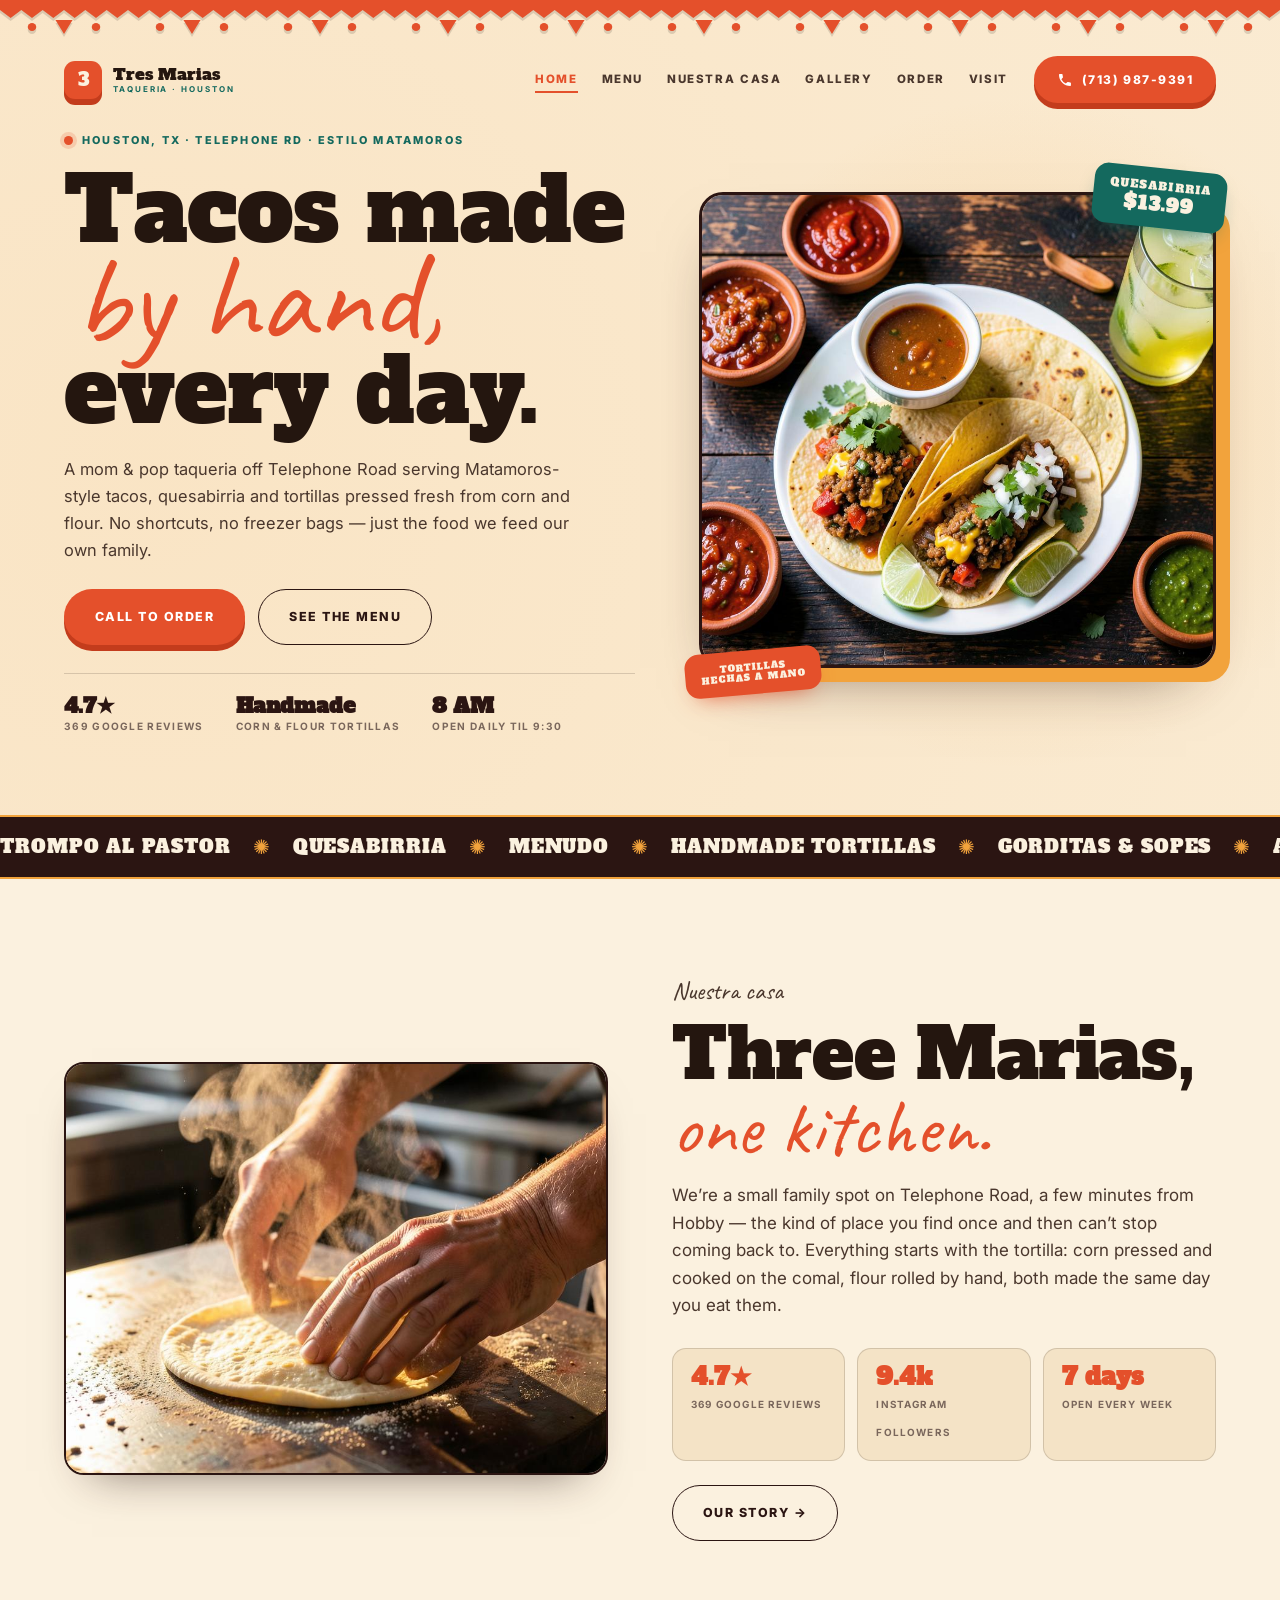
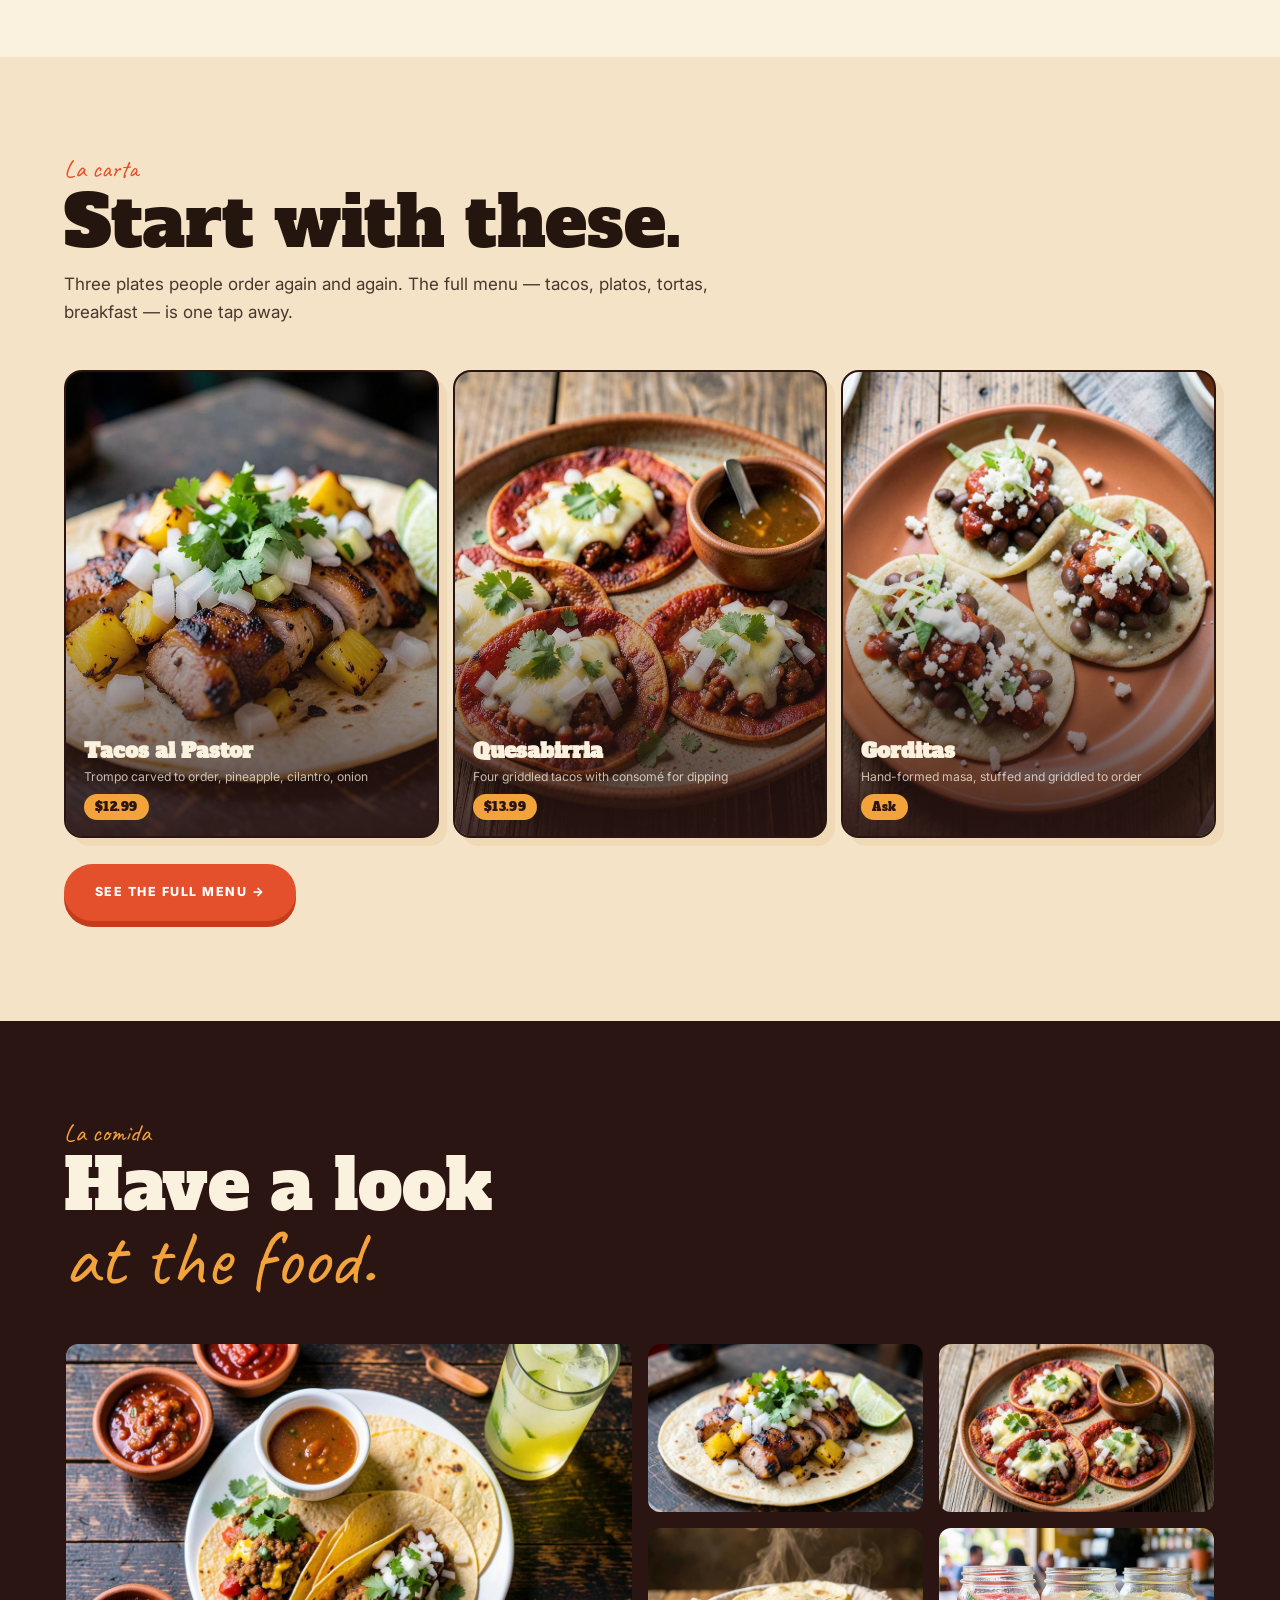
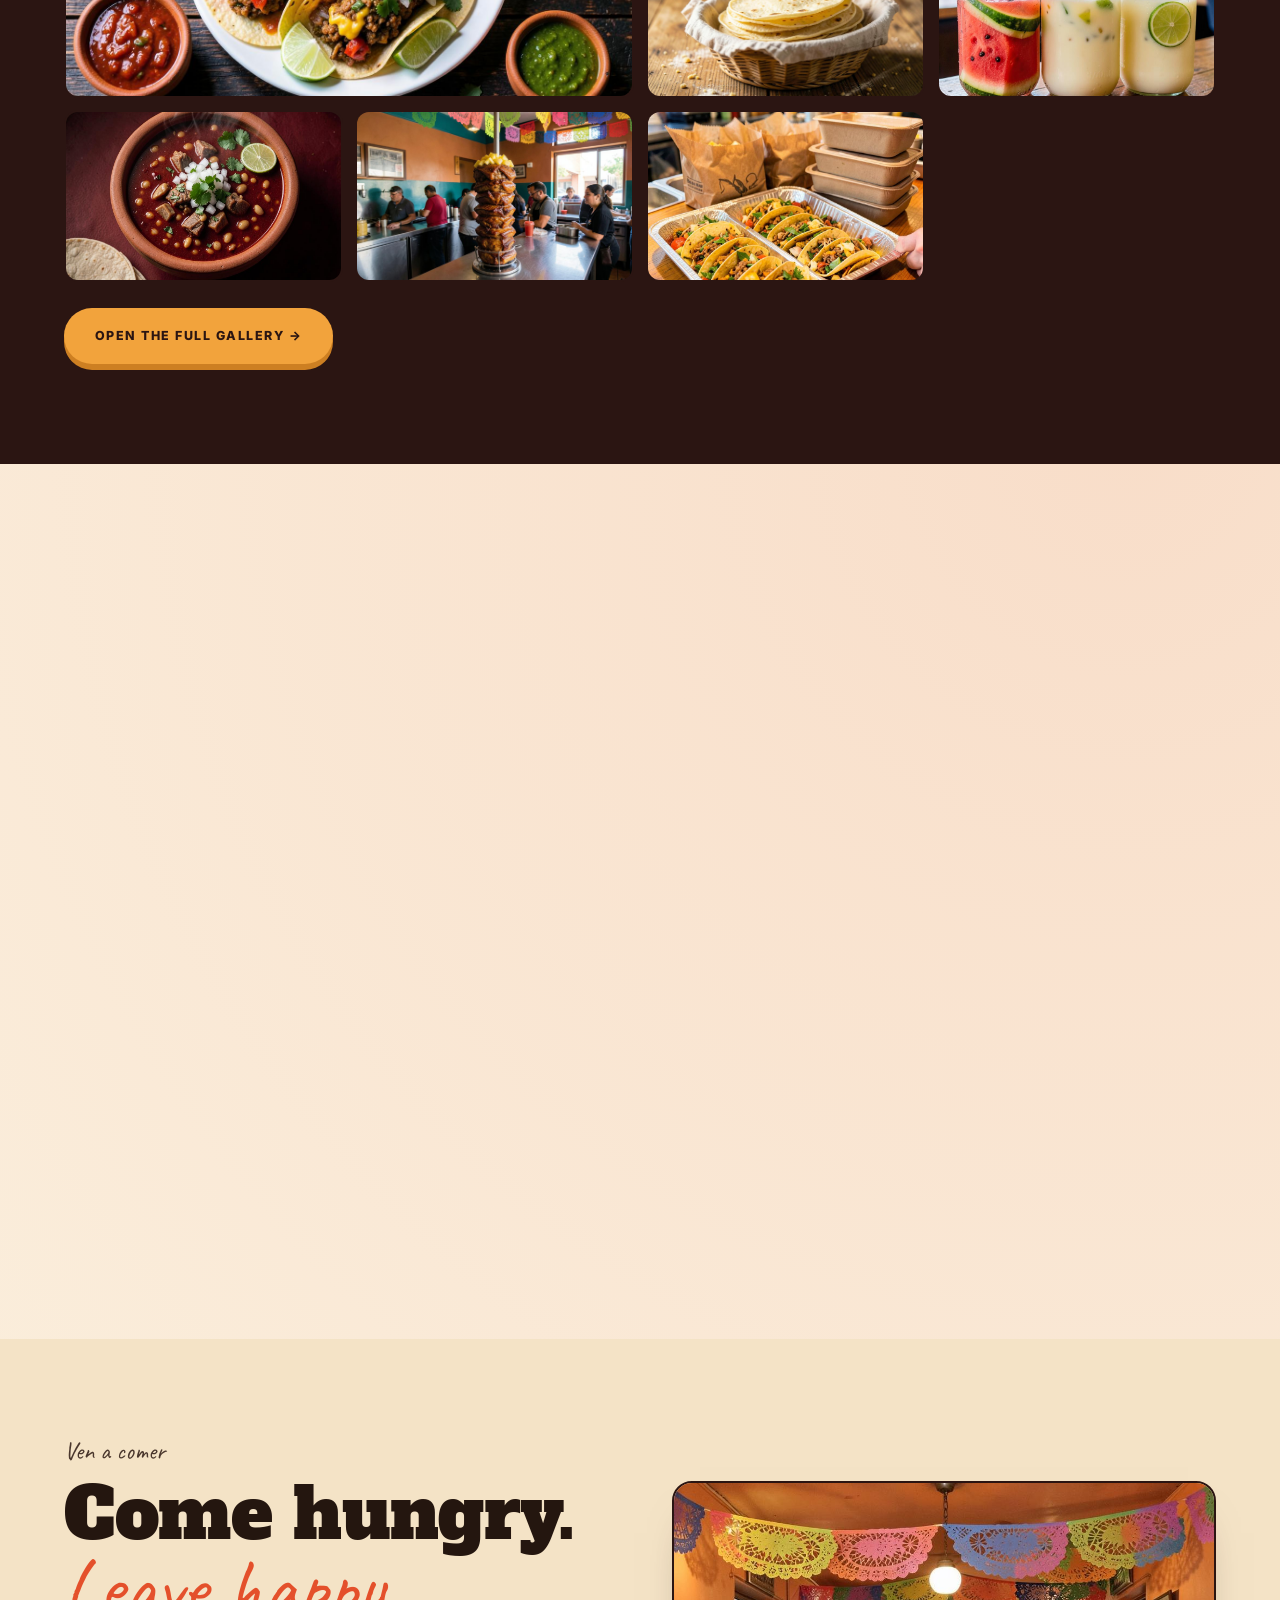
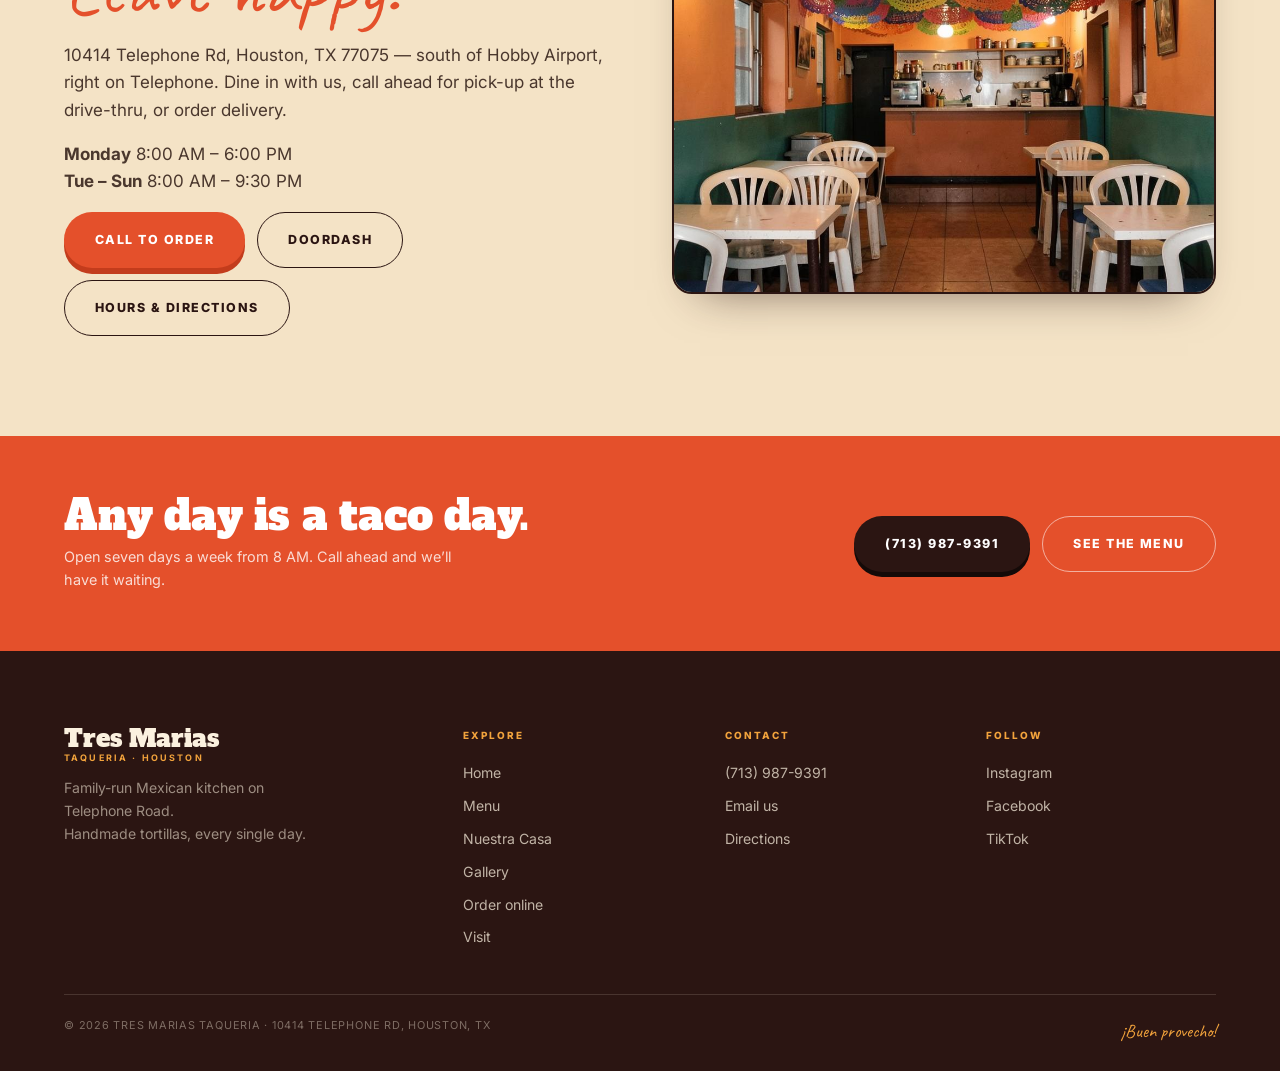
<file: index.html>
<!DOCTYPE html>
<html lang="en">
<head>
<meta charset="utf-8">
<meta name="viewport" content="width=device-width, initial-scale=1">
<title>Tres Marias Taqueria — Handmade Tortillas on Telephone Rd, Houston</title>
<meta name="description" content="Tres Marias Taqueria is a mom &amp; pop Mexican kitchen on Telephone Road in Houston. Matamoros-style tacos, quesabirria, handmade corn and flour tortillas. 4.7 stars from 369 Google reviews.">
<meta name="theme-color" content="#2b1512">
<link rel="preconnect" href="https://fonts.googleapis.com">
<link rel="preconnect" href="https://fonts.gstatic.com" crossorigin>
<link href="https://fonts.googleapis.com/css2?family=Alfa+Slab+One&family=Caveat:wght@600;700&family=Inter:wght@400;500;600;700;800&display=swap" rel="stylesheet">
<link rel="stylesheet" href="styles.css">
<link rel="stylesheet" href="pages.css">
<link rel="icon" href="data:image/svg+xml,<svg xmlns='http://www.w3.org/2000/svg' viewBox='0 0 100 100'><rect width='100' height='100' rx='18' fill='%23e4502b'/><text y='72' x='50' text-anchor='middle' font-family='Georgia,serif' font-weight='bold' font-size='58' fill='%23fbf1df'>3</text></svg>">
</head>
<body>

<div class="papel" aria-hidden="true">
  <svg viewBox="0 0 1200 42" preserveAspectRatio="none">
    <defs>
      <pattern id="pp" x="0" y="0" width="120" height="42" patternUnits="userSpaceOnUse">
        <path d="M0 0h120v10l-10 8-10-8-10 8-10-8-10 8-10-8-10 8-10-8-10 8-10-8-10 8-10-8-10 8z" fill="currentColor"/>
        <circle cx="30" cy="27" r="4" fill="currentColor"/>
        <circle cx="90" cy="27" r="4" fill="currentColor"/>
        <path d="M52 20h16l-8 14z" fill="currentColor"/>
      </pattern>
    </defs>
    <rect width="1200" height="42" fill="url(#pp)"/>
  </svg>
</div>

<header class="nav" id="nav">
  <a class="brand" href="index.html">
    <span class="brand__num">3</span>
    <span class="brand__txt">Tres Marias<em>Taqueria · Houston</em></span>
  </a>
  <nav class="nav__links" aria-label="Primary">
    <a href="index.html" class="is-active">Home</a>
    <a href="menu.html">Menu</a>
    <a href="story.html">Nuestra Casa</a>
    <a href="gallery.html">Gallery</a>
    <a href="order.html">Order</a>
    <a href="visit.html">Visit</a>
  </nav>
  <a class="btn btn--chili" href="tel:+17139879391">
    <svg viewBox="0 0 24 24" aria-hidden="true"><path d="M6.6 10.8a15.1 15.1 0 006.6 6.6l2.2-2.2a1 1 0 011.1-.2 11 11 0 003.4.6 1 1 0 011 1V20a1 1 0 01-1 1A17 17 0 013 4a1 1 0 011-1h3.4a1 1 0 011 1 11 11 0 00.6 3.4 1 1 0 01-.2 1z" fill="currentColor"/></svg>
    (713) 987-9391
  </a>
  <button class="burger" id="burger" aria-label="Menu" aria-expanded="false"><span></span><span></span></button>
</header>

<div class="sheet" id="sheet">
  <a href="index.html" class="is-active">Home</a>
  <a href="menu.html">Menu</a>
  <a href="story.html">Nuestra Casa</a>
  <a href="gallery.html">Gallery</a>
  <a href="order.html">Order</a>
  <a href="visit.html">Visit</a>
  <a class="sheet__cta" href="tel:+17139879391">Call to order →</a>
</div>

<main>

  <!-- HERO -->
  <section class="hero">
    <div class="hero__grid">
      <div class="hero__copy">
        <p class="eyebrow reveal"><span></span> Houston, TX · Telephone Rd · Estilo Matamoros</p>
        <h1 class="reveal">
          <span class="h-line">Tacos made</span>
          <span class="h-line h-line--script">by hand,</span>
          <span class="h-line">every day.</span>
        </h1>
        <p class="hero__lede reveal">
          A mom &amp; pop taqueria off Telephone Road serving Matamoros-style tacos,
          quesabirria and tortillas pressed fresh from corn and flour. No shortcuts,
          no freezer bags — just the food we feed our own family.
        </p>
        <div class="hero__cta reveal">
          <a class="btn btn--chili btn--lg" href="tel:+17139879391">Call to order</a>
          <a class="btn btn--outline btn--lg" href="menu.html">See the menu</a>
        </div>
        <ul class="hero__meta reveal">
          <li><b>4.7★</b><span>369 Google reviews</span></li>
          <li><b>Handmade</b><span>corn &amp; flour tortillas</span></li>
          <li><b>8 AM</b><span>open daily til 9:30</span></li>
        </ul>
      </div>
      <div class="hero__art">
        <figure class="hero__img reveal">
          <img src="images/hero.jpg" alt="A spread of Mexican street tacos, quesabirria with consomé, salsa and handmade tortillas" loading="eager">
        </figure>
        <div class="sticker sticker--rot">QUESABIRRIA<br><b>$13.99</b></div>
        <div class="sticker sticker--mini">TORTILLAS<br>HECHAS A MANO</div>
      </div>
    </div>
  </section>

  <div class="strip" aria-hidden="true">
    <div class="strip__track">
      <span>Trompo al pastor</span><i>✺</i><span>Quesabirria</span><i>✺</i><span>Menudo</span><i>✺</i>
      <span>Handmade tortillas</span><i>✺</i><span>Gorditas &amp; sopes</span><i>✺</i><span>Aguas frescas</span><i>✺</i>
      <span>Trompo al pastor</span><i>✺</i><span>Quesabirria</span><i>✺</i><span>Menudo</span><i>✺</i>
      <span>Handmade tortillas</span><i>✺</i><span>Gorditas &amp; sopes</span><i>✺</i><span>Aguas frescas</span><i>✺</i>
    </div>
  </div>

  <!-- STORY PREVIEW -->
  <section class="psec psec--paper" id="story">
    <div class="psec__inner split">
      <figure class="split__media reveal"><img src="images/tortillas.jpg" alt="Hands pressing a fresh corn tortilla onto a hot comal" loading="lazy"></figure>
      <div class="split__body">
        <p class="kicker reveal">Nuestra casa</p>
        <h2 class="h2 reveal">Three Marias,<br><em>one kitchen.</em></h2>
        <p class="reveal">
          We’re a small family spot on Telephone Road, a few minutes from Hobby — the
          kind of place you find once and then can’t stop coming back to. Everything
          starts with the tortilla: corn pressed and cooked on the comal, flour rolled
          by hand, both made the same day you eat them.
        </p>
        <div class="facts reveal">
          <div class="fact"><b>4.7★</b><span>369 Google reviews</span></div>
          <div class="fact"><b>9.4k</b><span>Instagram followers</span></div>
          <div class="fact"><b>7 days</b><span>open every week</span></div>
        </div>
        <p style="margin-top:24px"><a class="btn btn--outline btn--lg" href="story.html">Our story →</a></p>
      </div>
    </div>
  </section>

  <!-- MENU TILES -->
  <section class="psec psec--paper2">
    <div class="psec__inner">
      <div class="psec__head">
        <p class="kicker reveal">La carta</p>
        <h2 class="h2 reveal">Start with these.</h2>
        <p class="psec__lead reveal">Three plates people order again and again. The full menu — tacos, platos, tortas, breakfast — is one tap away.</p>
      </div>
      <div class="tilegrid">
        <a class="tile reveal" href="menu.html">
          <img src="images/pastor.jpg" alt="Tacos al pastor with pineapple, cilantro and onion" loading="lazy">
          <span class="tile__txt"><b>Tacos al Pastor</b><small>Trompo carved to order, pineapple, cilantro, onion</small><span class="tile__price">$12.99</span></span>
        </a>
        <a class="tile reveal" href="menu.html">
          <img src="images/birria.jpg" alt="Quesabirria tacos with a cup of consomé" loading="lazy">
          <span class="tile__txt"><b>Quesabirria</b><small>Four griddled tacos with consomé for dipping</small><span class="tile__price">$13.99</span></span>
        </a>
        <a class="tile reveal" href="menu.html">
          <img src="images/gorditas.jpg" alt="Gorditas with beans, salsa, queso fresco and crema" loading="lazy">
          <span class="tile__txt"><b>Gorditas</b><small>Hand-formed masa, stuffed and griddled to order</small><span class="tile__price">Ask</span></span>
        </a>
      </div>
      <div style="margin-top:26px">
        <a class="btn btn--chili btn--lg" href="menu.html">See the full menu →</a>
      </div>
    </div>
  </section>

  <!-- GALLERY PREVIEW -->
  <section class="psec psec--dark">
    <div class="psec__inner">
      <div class="psec__head">
        <p class="kicker kicker--light reveal">La comida</p>
        <h2 class="h2 h2--light reveal">Have a look<br><em>at the food.</em></h2>
      </div>
      <div class="gallery reveal">
        <a class="gallery__item gallery__item--big" href="images/hero.jpg" data-lightbox><img src="images/hero.jpg" alt="Taco spread on a wooden table" loading="lazy"></a>
        <a class="gallery__item" href="images/pastor.jpg" data-lightbox><img src="images/pastor.jpg" alt="Tacos al pastor" loading="lazy"></a>
        <a class="gallery__item" href="images/birria.jpg" data-lightbox><img src="images/birria.jpg" alt="Quesabirria with consomé" loading="lazy"></a>
        <a class="gallery__item" href="images/basket.jpg" data-lightbox><img src="images/basket.jpg" alt="Stack of handmade corn tortillas in a basket" loading="lazy"></a>
        <a class="gallery__item" href="images/drinks.jpg" data-lightbox><img src="images/drinks.jpg" alt="Aguas frescas in glass jars" loading="lazy"></a>
        <a class="gallery__item" href="images/menudo.jpg" data-lightbox><img src="images/menudo.jpg" alt="Bowl of menudo with garnishes" loading="lazy"></a>
        <a class="gallery__item" href="images/counter.jpg" data-lightbox><img src="images/counter.jpg" alt="Al pastor trompo at the counter" loading="lazy"></a>
        <a class="gallery__item" href="images/takeout.jpg" data-lightbox><img src="images/takeout.jpg" alt="A large takeout order ready to go" loading="lazy"></a>
      </div>
      <div style="margin-top:26px">
        <a class="btn btn--marigold btn--lg" href="gallery.html">Open the full gallery →</a>
      </div>
    </div>
  </section>

  <!-- REVIEWS -->
  <section class="reviews">
    <div class="reviews__head">
      <p class="kicker reveal">La gente dice</p>
      <h2 class="h2 reveal">369 reviews.<br><em>4.7 stars.</em></h2>
    </div>
    <div class="review-grid">
      <blockquote class="review reveal">
        <div class="review__stars">★★★★★</div>
        <p>This place was SO GOOD. Everything tasted fresh, flavorful, and like it was made with care. The tacos were packed with perfectly seasoned meat, the tortillas were delicious.</p>
        <footer>Raquel F. · Yelp, Sept 2026</footer>
      </blockquote>
      <blockquote class="review reveal">
        <div class="review__stars">★★★★★</div>
        <p>The Quesabirria tacos are the best! The meat is tender and seasoned deliciously. This place has the very best staff — they take care of my teens when they drive there and even know our voice.</p>
        <footer>Jenny F. · DoorDash, July 2026</footer>
      </blockquote>
      <blockquote class="review review--wide reveal">
        <div class="review__stars">★★★★★</div>
        <p>Nice little hidden spot to eat — make sure you don’t pass it up. Homemade corn and flour tortillas as well. Table salsa was good and the chips were just right.</p>
        <footer>Google review · Sept 2026</footer>
      </blockquote>
    </div>
  </section>

  <!-- ORDER -->
  <section class="psec psec--paper2">
    <div class="psec__inner split">
      <div class="split__body">
        <p class="kicker reveal">Ven a comer</p>
        <h2 class="h2 reveal">Come hungry.<br><em>Leave happy.</em></h2>
        <p class="reveal">10414 Telephone Rd, Houston, TX 77075 — south of Hobby Airport, right on Telephone. Dine in with us, call ahead for pick-up at the drive-thru, or order delivery.</p>
        <p class="reveal"><strong>Monday</strong> 8:00 AM – 6:00 PM<br><strong>Tue – Sun</strong> 8:00 AM – 9:30 PM</p>
        <div style="display:flex;flex-wrap:wrap;gap:12px;margin-top:6px">
          <a class="btn btn--chili btn--lg" href="tel:+17139879391">Call to order</a>
          <a class="btn btn--outline btn--lg" href="https://www.doordash.com/store/taqueria-tres-marias-23657611" target="_blank" rel="noopener">DoorDash</a>
          <a class="btn btn--outline btn--lg" href="visit.html">Hours &amp; directions</a>
        </div>
      </div>
      <figure class="split__media reveal"><img src="images/interior.jpg" alt="Warm, colorful interior of the taqueria with papel picado overhead" loading="lazy"></figure>
    </div>
  </section>

  <section class="band">
    <div class="band__inner">
      <div>
        <h2>Any day is a taco day.</h2>
        <p>Open seven days a week from 8 AM. Call ahead and we’ll have it waiting.</p>
      </div>
      <div class="band__actions">
        <a class="btn btn--chili btn--lg" href="tel:+17139879391">(713) 987-9391</a>
        <a class="btn btn--ghost btn--lg" href="menu.html">See the menu</a>
      </div>
    </div>
  </section>
</main>

<footer class="footer">
  <div class="footer__top">
    <div class="footer__brand">
      <span class="brand__txt brand__txt--lg">Tres Marias<em>Taqueria · Houston</em></span>
      <p>Family-run Mexican kitchen on Telephone Road.<br>Handmade tortillas, every single day.</p>
    </div>
    <div class="footer__col">
      <h4>Explore</h4>
      <a href="index.html">Home</a>
      <a href="menu.html">Menu</a>
      <a href="story.html">Nuestra Casa</a>
      <a href="gallery.html">Gallery</a>
      <a href="order.html">Order online</a>
      <a href="visit.html">Visit</a>
    </div>
    <div class="footer__col">
      <h4>Contact</h4>
      <a href="tel:+17139879391">(713) 987-9391</a>
      <a href="mailto:tresmariasmexico7@gmail.com">Email us</a>
      <a href="https://www.google.com/maps/search/?api=1&amp;query=Taqueria+Tres+Marias+10414+Telephone+Rd+Houston+TX" target="_blank" rel="noopener">Directions</a>
    </div>
    <div class="footer__col">
      <h4>Follow</h4>
      <a href="https://www.instagram.com/tres_marias_taqueria" target="_blank" rel="noopener">Instagram</a>
      <a href="https://www.facebook.com/TresMariasMatamoros" target="_blank" rel="noopener">Facebook</a>
      <a href="https://www.tiktok.com/@taqueriatresmarias1" target="_blank" rel="noopener">TikTok</a>
    </div>
  </div>
  <div class="footer__bottom">
    <span>© <span id="year">2026</span> Tres Marias Taqueria · 10414 Telephone Rd, Houston, TX</span>
    <span class="footer__tag">¡Buen provecho!</span>
  </div>
</footer>

<div class="lightbox" id="lightbox"><button class="lightbox__close" aria-label="Close">×</button><img alt=""></div>
<script src="script.js"></script>
</body>
</html>
</file>
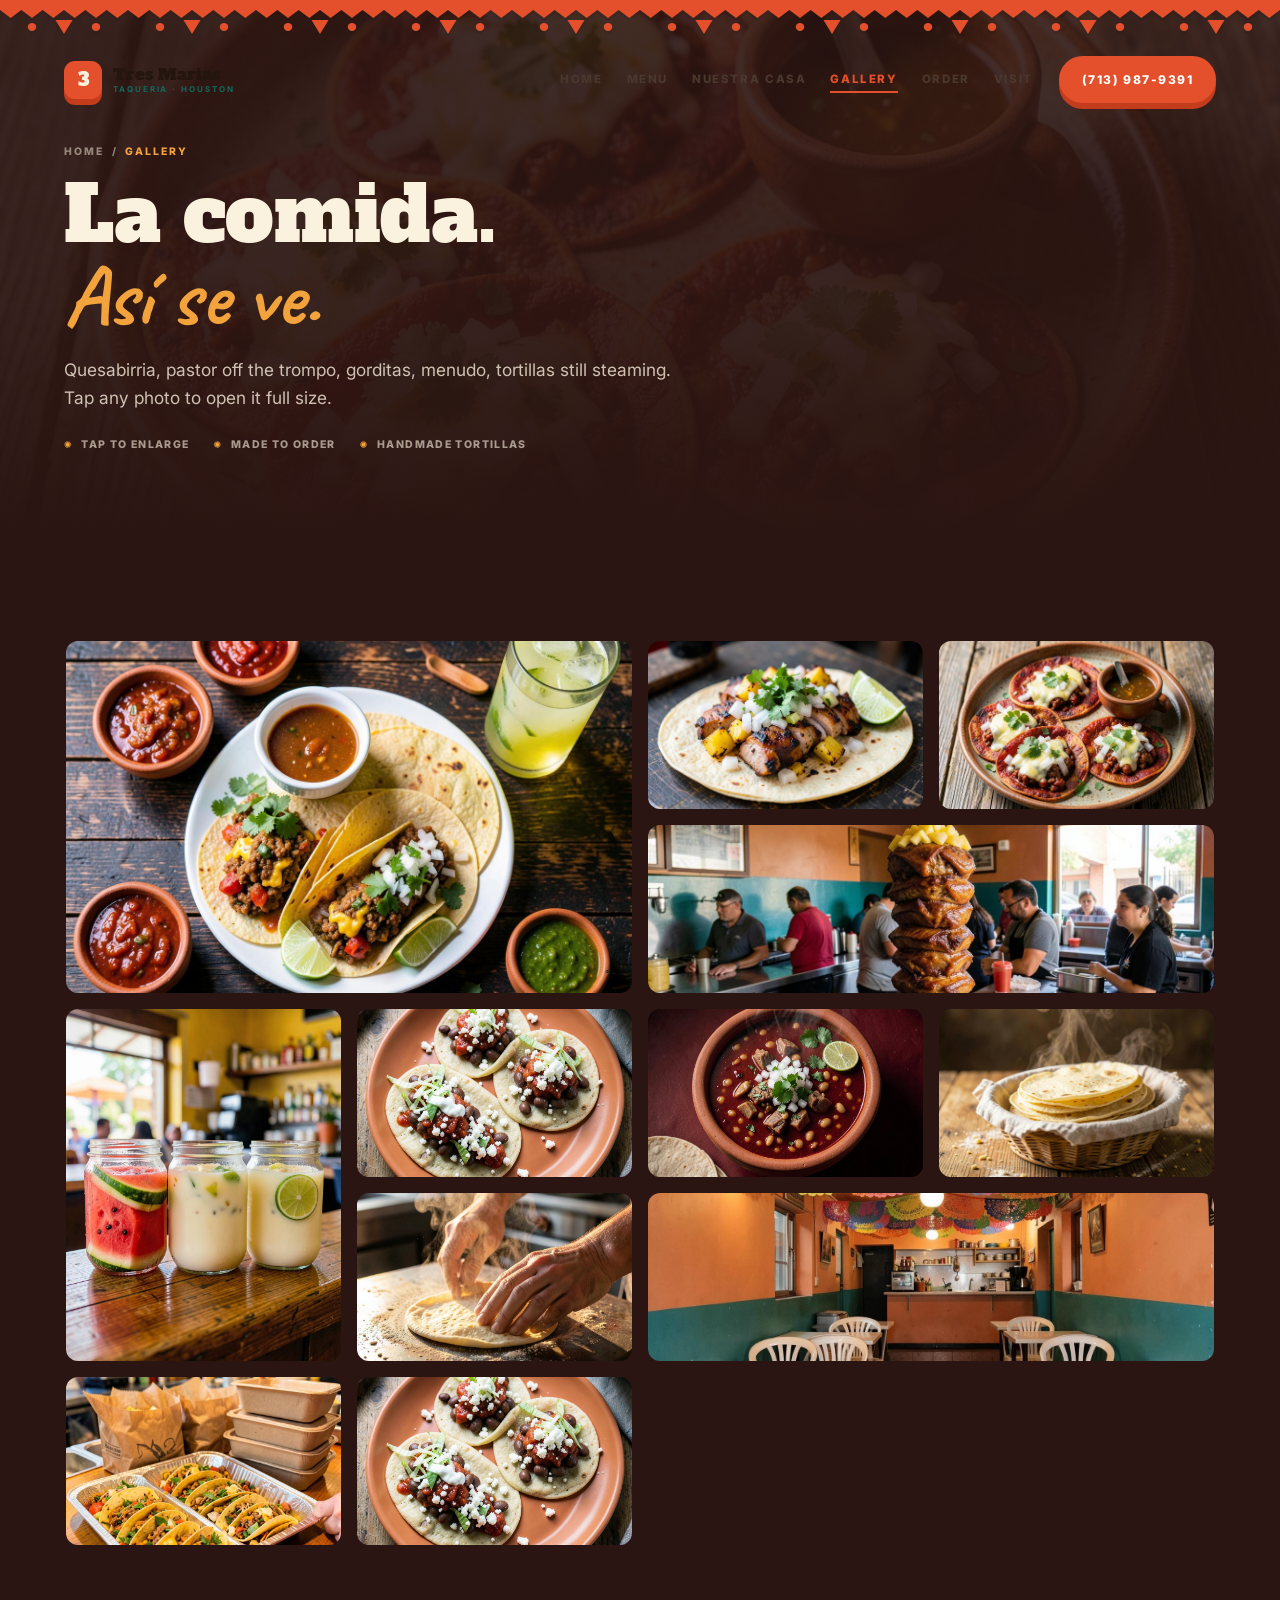
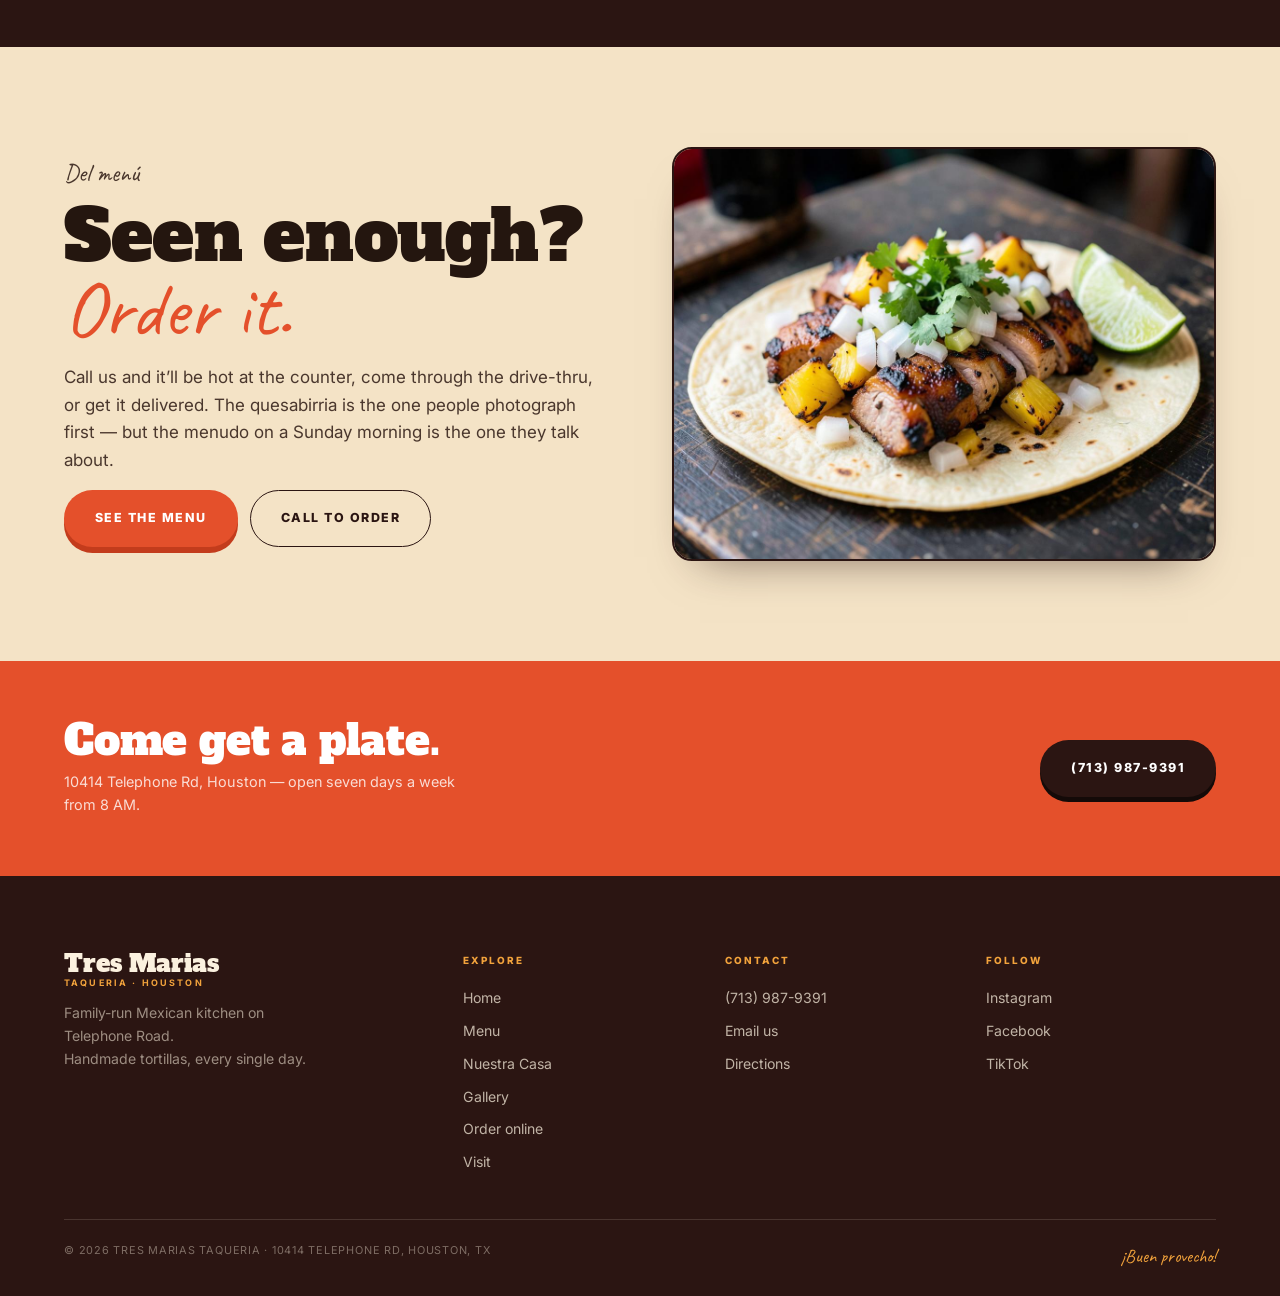
<file: gallery.html>
<!DOCTYPE html>
<html lang="en">
<head>
<meta charset="utf-8">
<meta name="viewport" content="width=device-width, initial-scale=1">
<title>Gallery — Tres Marias Taqueria, Houston TX</title>
<meta name="description" content="Tacos al pastor, quesabirria, gorditas, menudo, handmade tortillas and aguas frescas. A look at the food at Tres Marias Taqueria in Houston.">
<meta name="theme-color" content="#2b1512">
<link rel="preconnect" href="https://fonts.googleapis.com">
<link rel="preconnect" href="https://fonts.gstatic.com" crossorigin>
<link href="https://fonts.googleapis.com/css2?family=Alfa+Slab+One&family=Caveat:wght@600;700&family=Inter:wght@400;500;600;700;800&display=swap" rel="stylesheet">
<link rel="stylesheet" href="styles.css">
<link rel="stylesheet" href="pages.css">
<link rel="icon" href="data:image/svg+xml,<svg xmlns='http://www.w3.org/2000/svg' viewBox='0 0 100 100'><rect width='100' height='100' rx='18' fill='%23e4502b'/><text y='72' x='50' text-anchor='middle' font-family='Georgia,serif' font-weight='bold' font-size='58' fill='%23fbf1df'>3</text></svg>">
</head>
<body>

<div class="papel" aria-hidden="true">
  <svg viewBox="0 0 1200 42" preserveAspectRatio="none">
    <defs><pattern id="pp" x="0" y="0" width="120" height="42" patternUnits="userSpaceOnUse">
      <path d="M0 0h120v10l-10 8-10-8-10 8-10-8-10 8-10-8-10 8-10-8-10 8-10-8-10 8-10-8-10 8z" fill="currentColor"/>
      <circle cx="30" cy="27" r="4" fill="currentColor"/><circle cx="90" cy="27" r="4" fill="currentColor"/>
      <path d="M52 20h16l-8 14z" fill="currentColor"/>
    </pattern></defs>
    <rect width="1200" height="42" fill="url(#pp)"/>
  </svg>
</div>

<header class="nav" id="nav">
  <a class="brand" href="index.html"><span class="brand__num">3</span><span class="brand__txt">Tres Marias<em>Taqueria · Houston</em></span></a>
  <nav class="nav__links" aria-label="Primary">
    <a href="index.html">Home</a>
    <a href="menu.html">Menu</a>
    <a href="story.html">Nuestra Casa</a>
    <a href="gallery.html" class="is-active">Gallery</a>
    <a href="order.html">Order</a>
    <a href="visit.html">Visit</a>
  </nav>
  <a class="btn btn--chili" href="tel:+17139879391">(713) 987-9391</a>
  <button class="burger" id="burger" aria-label="Menu" aria-expanded="false"><span></span><span></span></button>
</header>
<div class="sheet" id="sheet">
  <a href="index.html">Home</a>
  <a href="menu.html">Menu</a>
  <a href="story.html">Nuestra Casa</a>
  <a href="gallery.html" class="is-active">Gallery</a>
  <a href="order.html">Order</a>
  <a href="visit.html">Visit</a>
  <a class="sheet__cta" href="tel:+17139879391">Call to order →</a>
</div>

<main>
  <section class="pagehero">
    <div class="pagehero__bg"><img src="images/birria.jpg" alt=""></div>
    <div class="pagehero__inner">
      <p class="crumb"><a href="index.html">Home</a> / <span>Gallery</span></p>
      <h1>La comida.<br><em>Así se ve.</em></h1>
      <p class="pagehero__lede">Quesabirria, pastor off the trompo, gorditas, menudo, tortillas still steaming. Tap any photo to open it full size.</p>
      <ul class="pagehero__meta">
        <li>Tap to enlarge</li>
        <li>Made to order</li>
        <li>Handmade tortillas</li>
      </ul>
    </div>
  </section>

  <section class="psec psec--dark">
    <div class="psec__inner">
      <div class="gallery reveal">
        <a class="gallery__item gallery__item--big" href="images/hero.jpg" data-lightbox><img src="images/hero.jpg" alt="A full spread of tacos, quesabirria, salsa and tortillas" loading="lazy"></a>
        <a class="gallery__item" href="images/pastor.jpg" data-lightbox><img src="images/pastor.jpg" alt="Tacos al pastor with pineapple and cilantro" loading="lazy"></a>
        <a class="gallery__item" href="images/birria.jpg" data-lightbox><img src="images/birria.jpg" alt="Quesabirria tacos with consomé" loading="lazy"></a>
        <a class="gallery__item gallery__item--w2" href="images/counter.jpg" data-lightbox><img src="images/counter.jpg" alt="Al pastor trompo spinning at the counter" loading="lazy"></a>
        <a class="gallery__item gallery__item--h2" href="images/drinks.jpg" data-lightbox><img src="images/drinks.jpg" alt="Aguas frescas in large glass jars" loading="lazy"></a>
        <a class="gallery__item" href="images/gorditas.jpg" data-lightbox><img src="images/gorditas.jpg" alt="Gorditas topped with salsa, queso and crema" loading="lazy"></a>
        <a class="gallery__item" href="images/menudo.jpg" data-lightbox><img src="images/menudo.jpg" alt="A bowl of menudo with garnishes" loading="lazy"></a>
        <a class="gallery__item" href="images/basket.jpg" data-lightbox><img src="images/basket.jpg" alt="Stack of handmade corn tortillas" loading="lazy"></a>
        <a class="gallery__item" href="images/tortillas.jpg" data-lightbox><img src="images/tortillas.jpg" alt="Pressing a tortilla on the comal" loading="lazy"></a>
        <a class="gallery__item gallery__item--w2" href="images/interior.jpg" data-lightbox><img src="images/interior.jpg" alt="The colorful dining room with papel picado overhead" loading="lazy"></a>
        <a class="gallery__item" href="images/takeout.jpg" data-lightbox><img src="images/takeout.jpg" alt="A takeout order packed and ready" loading="lazy"></a>
        <a class="gallery__item" href="images/gorditas.jpg" data-lightbox><img src="images/gorditas.jpg" alt="Gorditas close up" loading="lazy"></a>
      </div>
    </div>
  </section>

  <section class="psec psec--paper2">
    <div class="psec__inner split">
      <div class="split__body">
        <p class="kicker reveal">Del menú</p>
        <h2 class="h2 reveal">Seen enough?<br><em>Order it.</em></h2>
        <p class="reveal">Call us and it’ll be hot at the counter, come through the drive-thru, or get it delivered. The quesabirria is the one people photograph first — but the menudo on a Sunday morning is the one they talk about.</p>
        <div style="display:flex;flex-wrap:wrap;gap:12px;margin-top:6px">
          <a class="btn btn--chili btn--lg" href="menu.html">See the menu</a>
          <a class="btn btn--outline btn--lg" href="tel:+17139879391">Call to order</a>
        </div>
      </div>
      <figure class="split__media reveal"><img src="images/pastor.jpg" alt="Tacos al pastor close up" loading="lazy"></figure>
    </div>
  </section>

  <section class="band">
    <div class="band__inner">
      <div>
        <h2>Come get a plate.</h2>
        <p>10414 Telephone Rd, Houston — open seven days a week from 8 AM.</p>
      </div>
      <div class="band__actions">
        <a class="btn btn--chili btn--lg" href="tel:+17139879391">(713) 987-9391</a>
      </div>
    </div>
  </section>
</main>

<footer class="footer">
  <div class="footer__top">
    <div class="footer__brand">
      <span class="brand__txt brand__txt--lg">Tres Marias<em>Taqueria · Houston</em></span>
      <p>Family-run Mexican kitchen on Telephone Road.<br>Handmade tortillas, every single day.</p>
    </div>
    <div class="footer__col">
      <h4>Explore</h4>
      <a href="index.html">Home</a>
      <a href="menu.html">Menu</a>
      <a href="story.html">Nuestra Casa</a>
      <a href="gallery.html" class="is-active">Gallery</a>
      <a href="order.html">Order online</a>
      <a href="visit.html">Visit</a>
    </div>
    <div class="footer__col">
      <h4>Contact</h4>
      <a href="tel:+17139879391">(713) 987-9391</a>
      <a href="mailto:tresmariasmexico7@gmail.com">Email us</a>
      <a href="https://www.google.com/maps/search/?api=1&amp;query=Taqueria+Tres+Marias+10414+Telephone+Rd+Houston+TX" target="_blank" rel="noopener">Directions</a>
    </div>
    <div class="footer__col">
      <h4>Follow</h4>
      <a href="https://www.instagram.com/tres_marias_taqueria" target="_blank" rel="noopener">Instagram</a>
      <a href="https://www.facebook.com/TresMariasMatamoros" target="_blank" rel="noopener">Facebook</a>
      <a href="https://www.tiktok.com/@taqueriatresmarias1" target="_blank" rel="noopener">TikTok</a>
    </div>
  </div>
  <div class="footer__bottom">
    <span>© <span id="year">2026</span> Tres Marias Taqueria · 10414 Telephone Rd, Houston, TX</span>
    <span class="footer__tag">¡Buen provecho!</span>
  </div>
</footer>

<div class="lightbox" id="lightbox"><button class="lightbox__close" aria-label="Close">×</button><img alt=""></div>
<script src="script.js"></script>
</body>
</html>
</file>
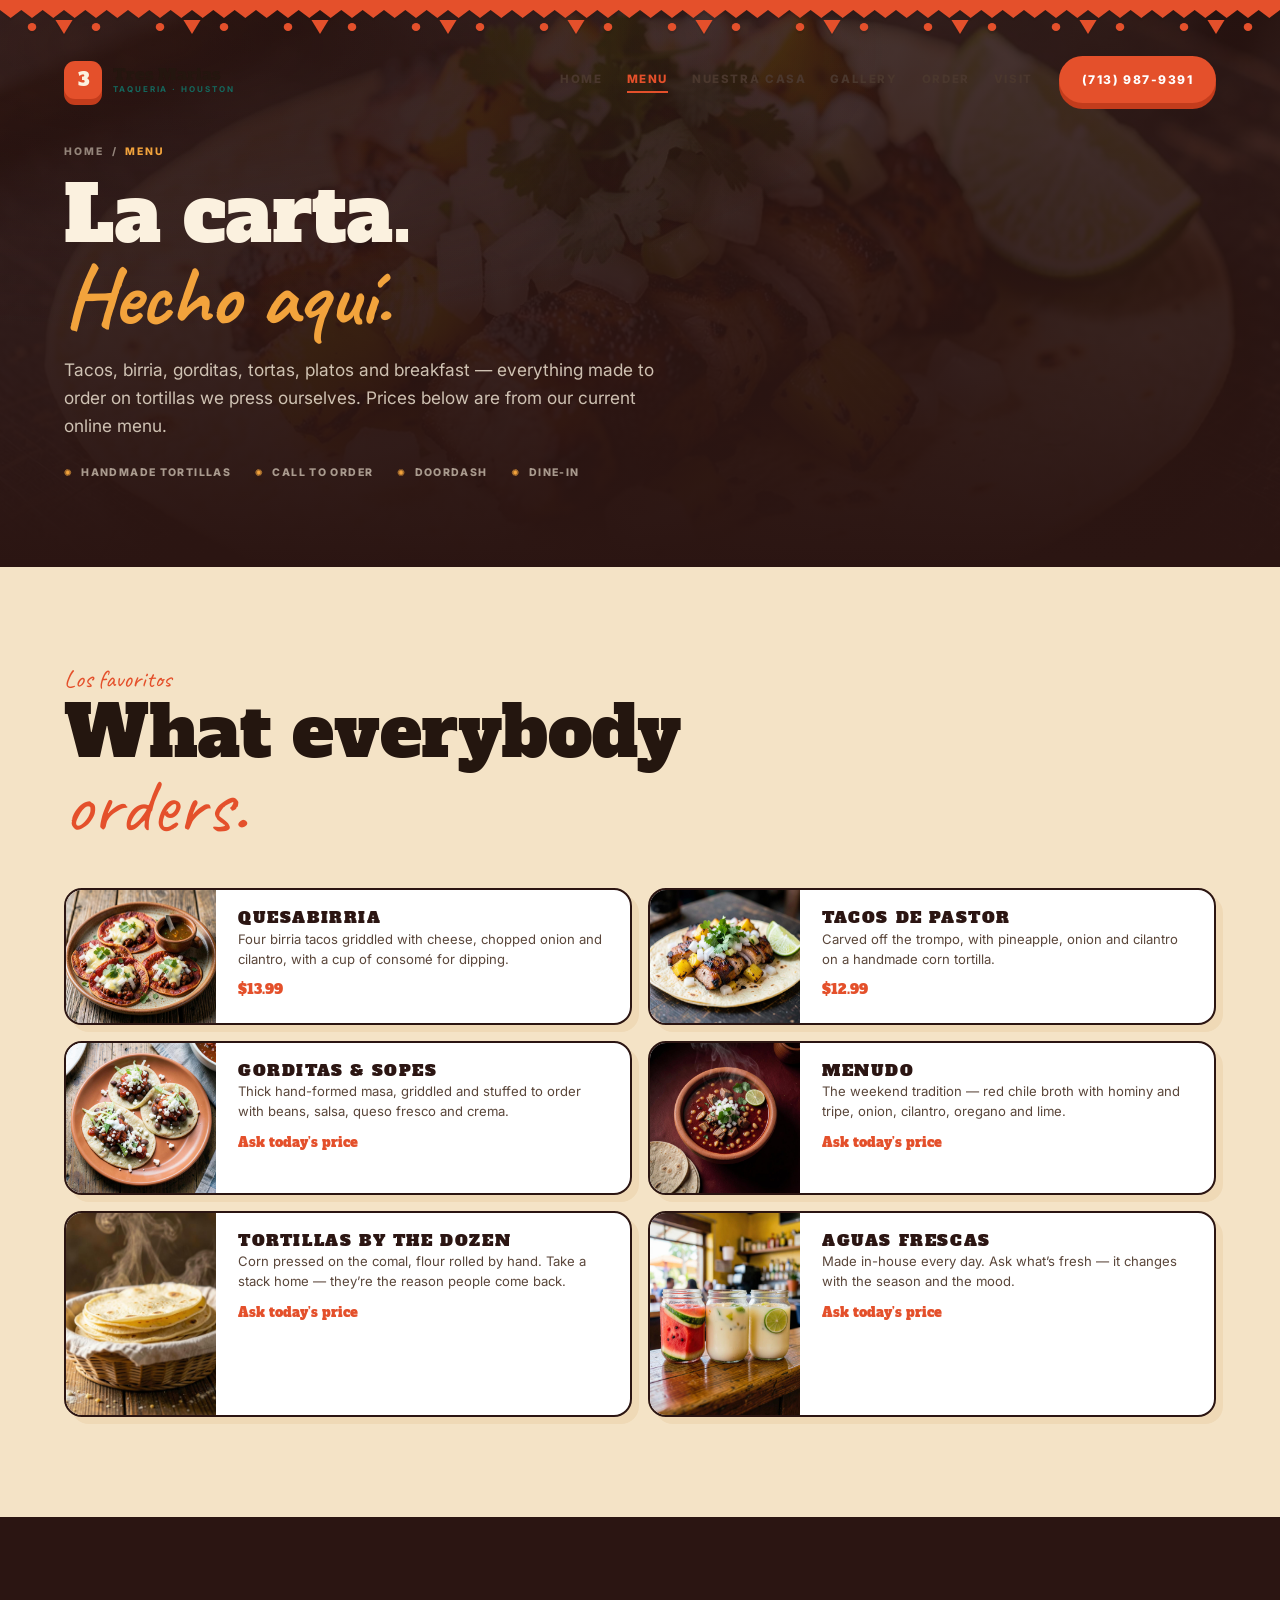
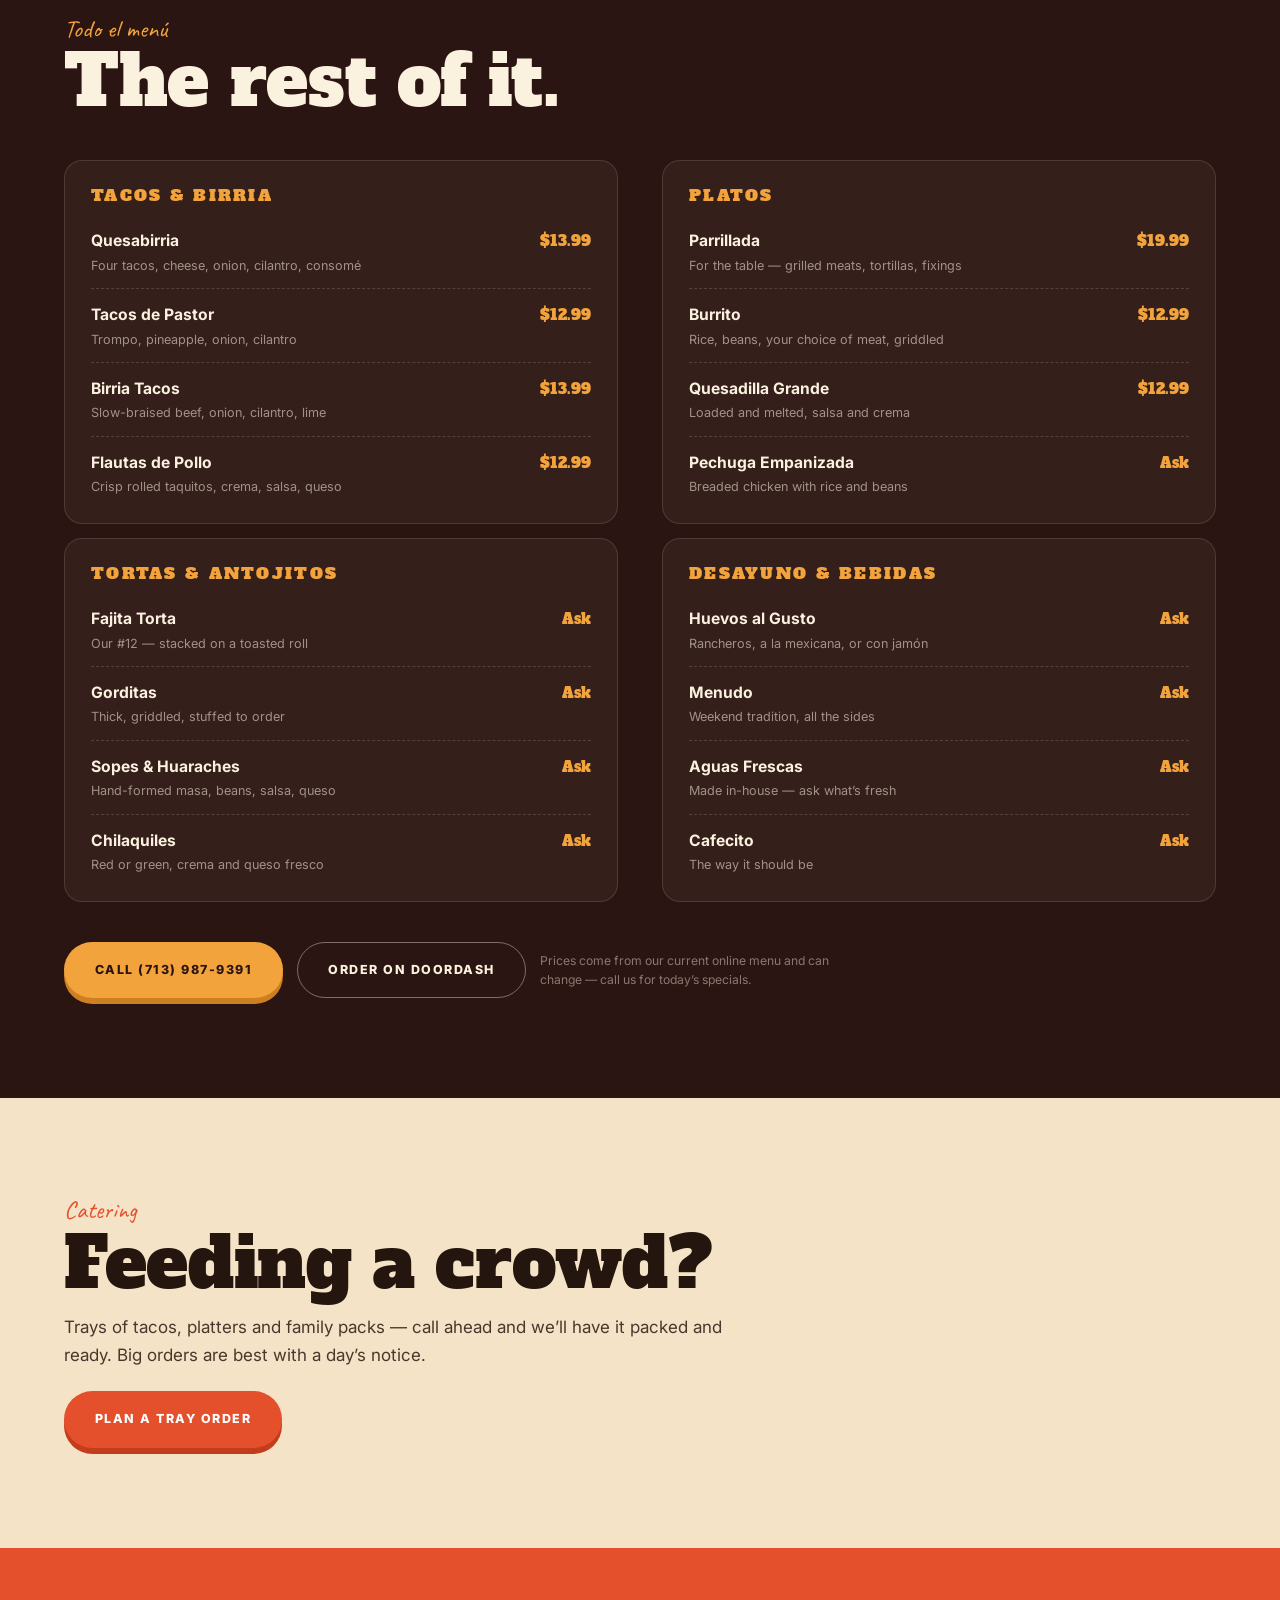
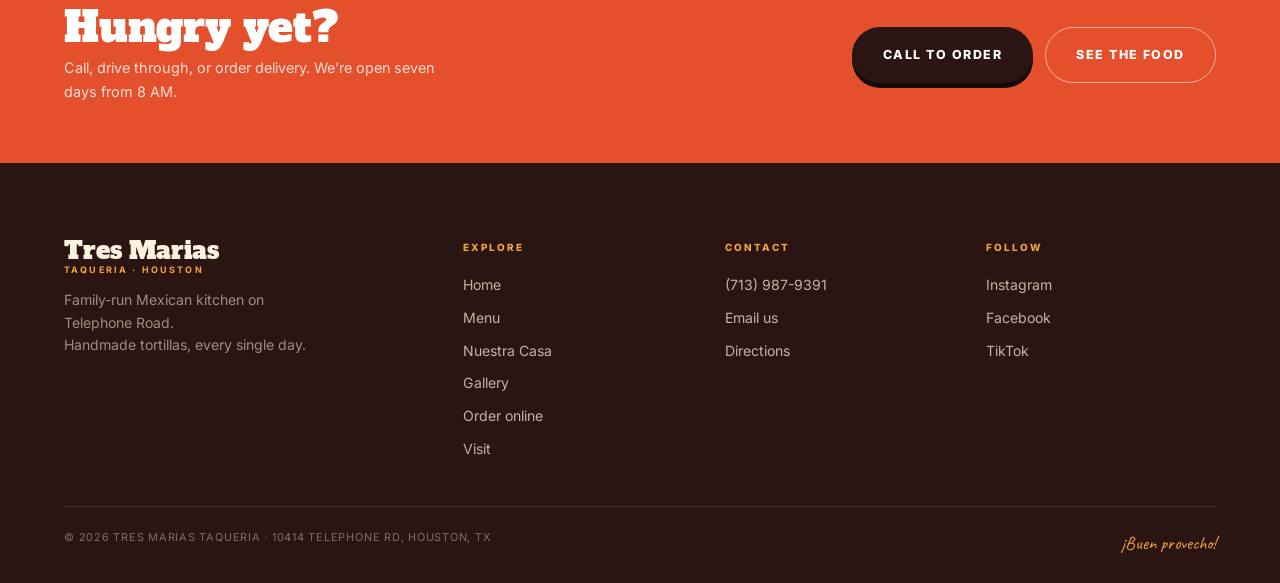
<file: menu.html>
<!DOCTYPE html>
<html lang="en">
<head>
<meta charset="utf-8">
<meta name="viewport" content="width=device-width, initial-scale=1">
<title>Menu — Tres Marias Taqueria, Houston TX</title>
<meta name="description" content="The Tres Marias menu: quesabirria, tacos al pastor, gorditas, sopes, tortas, parrillada, menudo, breakfast and aguas frescas. Handmade tortillas. Call (713) 987-9391.">
<meta name="theme-color" content="#2b1512">
<link rel="preconnect" href="https://fonts.googleapis.com">
<link rel="preconnect" href="https://fonts.gstatic.com" crossorigin>
<link href="https://fonts.googleapis.com/css2?family=Alfa+Slab+One&family=Caveat:wght@600;700&family=Inter:wght@400;500;600;700;800&display=swap" rel="stylesheet">
<link rel="stylesheet" href="styles.css">
<link rel="stylesheet" href="pages.css">
<link rel="icon" href="data:image/svg+xml,<svg xmlns='http://www.w3.org/2000/svg' viewBox='0 0 100 100'><rect width='100' height='100' rx='18' fill='%23e4502b'/><text y='72' x='50' text-anchor='middle' font-family='Georgia,serif' font-weight='bold' font-size='58' fill='%23fbf1df'>3</text></svg>">
</head>
<body>

<div class="papel" aria-hidden="true">
  <svg viewBox="0 0 1200 42" preserveAspectRatio="none">
    <defs><pattern id="pp" x="0" y="0" width="120" height="42" patternUnits="userSpaceOnUse">
      <path d="M0 0h120v10l-10 8-10-8-10 8-10-8-10 8-10-8-10 8-10-8-10 8-10-8-10 8-10-8-10 8z" fill="currentColor"/>
      <circle cx="30" cy="27" r="4" fill="currentColor"/><circle cx="90" cy="27" r="4" fill="currentColor"/>
      <path d="M52 20h16l-8 14z" fill="currentColor"/>
    </pattern></defs>
    <rect width="1200" height="42" fill="url(#pp)"/>
  </svg>
</div>

<header class="nav" id="nav">
  <a class="brand" href="index.html"><span class="brand__num">3</span><span class="brand__txt">Tres Marias<em>Taqueria · Houston</em></span></a>
  <nav class="nav__links" aria-label="Primary">
    <a href="index.html">Home</a>
    <a href="menu.html" class="is-active">Menu</a>
    <a href="story.html">Nuestra Casa</a>
    <a href="gallery.html">Gallery</a>
    <a href="order.html">Order</a>
    <a href="visit.html">Visit</a>
  </nav>
  <a class="btn btn--chili" href="tel:+17139879391">(713) 987-9391</a>
  <button class="burger" id="burger" aria-label="Menu" aria-expanded="false"><span></span><span></span></button>
</header>
<div class="sheet" id="sheet">
  <a href="index.html">Home</a>
  <a href="menu.html" class="is-active">Menu</a>
  <a href="story.html">Nuestra Casa</a>
  <a href="gallery.html">Gallery</a>
  <a href="order.html">Order</a>
  <a href="visit.html">Visit</a>
  <a class="sheet__cta" href="tel:+17139879391">Call to order →</a>
</div>

<main>
  <section class="pagehero">
    <div class="pagehero__bg"><img src="images/pastor.jpg" alt=""></div>
    <div class="pagehero__inner">
      <p class="crumb"><a href="index.html">Home</a> / <span>Menu</span></p>
      <h1>La carta.<br><em>Hecho aquí.</em></h1>
      <p class="pagehero__lede">Tacos, birria, gorditas, tortas, platos and breakfast — everything made to order on tortillas we press ourselves. Prices below are from our current online menu.</p>
      <ul class="pagehero__meta">
        <li>Handmade tortillas</li>
        <li>Call to order</li>
        <li>DoorDash</li>
        <li>Dine-in</li>
      </ul>
    </div>
  </section>

  <!-- signature dishes with photos -->
  <section class="psec psec--paper2">
    <div class="psec__inner">
      <div class="psec__head">
        <p class="kicker reveal">Los favoritos</p>
        <h2 class="h2 reveal">What everybody<br><em>orders.</em></h2>
      </div>
      <div class="mcards">
        <article class="mcard reveal">
          <div class="mcard__img"><img src="images/birria.jpg" alt="Quesabirria tacos with consomé" loading="lazy"></div>
          <div class="mcard__body">
            <h3>Quesabirria</h3>
            <p>Four birria tacos griddled with cheese, chopped onion and cilantro, with a cup of consomé for dipping.</p>
            <span class="mcard__price">$13.99</span>
          </div>
        </article>
        <article class="mcard reveal">
          <div class="mcard__img"><img src="images/pastor.jpg" alt="Tacos al pastor" loading="lazy"></div>
          <div class="mcard__body">
            <h3>Tacos de Pastor</h3>
            <p>Carved off the trompo, with pineapple, onion and cilantro on a handmade corn tortilla.</p>
            <span class="mcard__price">$12.99</span>
          </div>
        </article>
        <article class="mcard reveal">
          <div class="mcard__img"><img src="images/gorditas.jpg" alt="Gorditas with salsa and queso" loading="lazy"></div>
          <div class="mcard__body">
            <h3>Gorditas &amp; Sopes</h3>
            <p>Thick hand-formed masa, griddled and stuffed to order with beans, salsa, queso fresco and crema.</p>
            <span class="mcard__price">Ask today’s price</span>
          </div>
        </article>
        <article class="mcard reveal">
          <div class="mcard__img"><img src="images/menudo.jpg" alt="Bowl of menudo with garnishes" loading="lazy"></div>
          <div class="mcard__body">
            <h3>Menudo</h3>
            <p>The weekend tradition — red chile broth with hominy and tripe, onion, cilantro, oregano and lime.</p>
            <span class="mcard__price">Ask today’s price</span>
          </div>
        </article>
        <article class="mcard reveal">
          <div class="mcard__img"><img src="images/basket.jpg" alt="Fresh handmade corn tortillas" loading="lazy"></div>
          <div class="mcard__body">
            <h3>Tortillas by the dozen</h3>
            <p>Corn pressed on the comal, flour rolled by hand. Take a stack home — they’re the reason people come back.</p>
            <span class="mcard__price">Ask today’s price</span>
          </div>
        </article>
        <article class="mcard reveal">
          <div class="mcard__img"><img src="images/drinks.jpg" alt="Aguas frescas in glass jars" loading="lazy"></div>
          <div class="mcard__body">
            <h3>Aguas Frescas</h3>
            <p>Made in-house every day. Ask what’s fresh — it changes with the season and the mood.</p>
            <span class="mcard__price">Ask today’s price</span>
          </div>
        </article>
      </div>
    </div>
  </section>

  <!-- full list -->
  <section class="psec psec--dark">
    <div class="psec__inner">
      <div class="psec__head">
        <p class="kicker kicker--light reveal">Todo el menú</p>
        <h2 class="h2 h2--light reveal">The rest of it.</h2>
      </div>
      <div class="menu__grid">
        <div class="menu__col reveal">
          <h3>Tacos &amp; Birria</h3>
          <ul>
            <li><span class="d"><b>Quesabirria</b><small>Four tacos, cheese, onion, cilantro, consomé</small></span><span class="p">$13.99</span></li>
            <li><span class="d"><b>Tacos de Pastor</b><small>Trompo, pineapple, onion, cilantro</small></span><span class="p">$12.99</span></li>
            <li><span class="d"><b>Birria Tacos</b><small>Slow-braised beef, onion, cilantro, lime</small></span><span class="p">$13.99</span></li>
            <li><span class="d"><b>Flautas de Pollo</b><small>Crisp rolled taquitos, crema, salsa, queso</small></span><span class="p">$12.99</span></li>
          </ul>
        </div>
        <div class="menu__col reveal">
          <h3>Platos</h3>
          <ul>
            <li><span class="d"><b>Parrillada</b><small>For the table — grilled meats, tortillas, fixings</small></span><span class="p">$19.99</span></li>
            <li><span class="d"><b>Burrito</b><small>Rice, beans, your choice of meat, griddled</small></span><span class="p">$12.99</span></li>
            <li><span class="d"><b>Quesadilla Grande</b><small>Loaded and melted, salsa and crema</small></span><span class="p">$12.99</span></li>
            <li><span class="d"><b>Pechuga Empanizada</b><small>Breaded chicken with rice and beans</small></span><span class="p">Ask</span></li>
          </ul>
        </div>
        <div class="menu__col reveal">
          <h3>Tortas &amp; Antojitos</h3>
          <ul>
            <li><span class="d"><b>Fajita Torta</b><small>Our #12 — stacked on a toasted roll</small></span><span class="p">Ask</span></li>
            <li><span class="d"><b>Gorditas</b><small>Thick, griddled, stuffed to order</small></span><span class="p">Ask</span></li>
            <li><span class="d"><b>Sopes &amp; Huaraches</b><small>Hand-formed masa, beans, salsa, queso</small></span><span class="p">Ask</span></li>
            <li><span class="d"><b>Chilaquiles</b><small>Red or green, crema and queso fresco</small></span><span class="p">Ask</span></li>
          </ul>
        </div>
        <div class="menu__col reveal">
          <h3>Desayuno &amp; Bebidas</h3>
          <ul>
            <li><span class="d"><b>Huevos al Gusto</b><small>Rancheros, a la mexicana, or con jamón</small></span><span class="p">Ask</span></li>
            <li><span class="d"><b>Menudo</b><small>Weekend tradition, all the sides</small></span><span class="p">Ask</span></li>
            <li><span class="d"><b>Aguas Frescas</b><small>Made in-house — ask what’s fresh</small></span><span class="p">Ask</span></li>
            <li><span class="d"><b>Cafecito</b><small>The way it should be</small></span><span class="p">Ask</span></li>
          </ul>
        </div>
      </div>
      <div class="menu__foot">
        <a class="btn btn--marigold btn--lg" href="tel:+17139879391">Call (713) 987-9391</a>
        <a class="btn btn--ghost btn--lg" href="https://www.doordash.com/store/taqueria-tres-marias-23657611" target="_blank" rel="noopener">Order on DoorDash</a>
        <p>Prices come from our current online menu and can change — call us for today’s specials.</p>
      </div>
    </div>
  </section>

  <section class="psec psec--paper2">
    <div class="psec__inner">
      <p class="kicker reveal">Catering</p>
      <h2 class="h2 reveal" style="margin-bottom:16px">Feeding a crowd?</h2>
      <p class="psec__lead reveal" style="max-width:60ch;margin-bottom:22px">Trays of tacos, platters and family packs — call ahead and we’ll have it packed and ready. Big orders are best with a day’s notice.</p>
      <a class="btn btn--chili btn--lg" href="tel:+17139879391">Plan a tray order</a>
    </div>
  </section>

  <section class="band">
    <div class="band__inner">
      <div>
        <h2>Hungry yet?</h2>
        <p>Call, drive through, or order delivery. We’re open seven days from 8 AM.</p>
      </div>
      <div class="band__actions">
        <a class="btn btn--chili btn--lg" href="tel:+17139879391">Call to order</a>
        <a class="btn btn--ghost btn--lg" href="gallery.html">See the food</a>
      </div>
    </div>
  </section>
</main>

<footer class="footer">
  <div class="footer__top">
    <div class="footer__brand">
      <span class="brand__txt brand__txt--lg">Tres Marias<em>Taqueria · Houston</em></span>
      <p>Family-run Mexican kitchen on Telephone Road.<br>Handmade tortillas, every single day.</p>
    </div>
    <div class="footer__col">
      <h4>Explore</h4>
      <a href="index.html">Home</a>
      <a href="menu.html" class="is-active">Menu</a>
      <a href="story.html">Nuestra Casa</a>
      <a href="gallery.html">Gallery</a>
      <a href="order.html">Order online</a>
      <a href="visit.html">Visit</a>
    </div>
    <div class="footer__col">
      <h4>Contact</h4>
      <a href="tel:+17139879391">(713) 987-9391</a>
      <a href="mailto:tresmariasmexico7@gmail.com">Email us</a>
      <a href="https://www.google.com/maps/search/?api=1&amp;query=Taqueria+Tres+Marias+10414+Telephone+Rd+Houston+TX" target="_blank" rel="noopener">Directions</a>
    </div>
    <div class="footer__col">
      <h4>Follow</h4>
      <a href="https://www.instagram.com/tres_marias_taqueria" target="_blank" rel="noopener">Instagram</a>
      <a href="https://www.facebook.com/TresMariasMatamoros" target="_blank" rel="noopener">Facebook</a>
      <a href="https://www.tiktok.com/@taqueriatresmarias1" target="_blank" rel="noopener">TikTok</a>
    </div>
  </div>
  <div class="footer__bottom">
    <span>© <span id="year">2026</span> Tres Marias Taqueria · 10414 Telephone Rd, Houston, TX</span>
    <span class="footer__tag">¡Buen provecho!</span>
  </div>
</footer>

<div class="lightbox" id="lightbox"><button class="lightbox__close" aria-label="Close">×</button><img alt=""></div>
<script src="script.js"></script>
</body>
</html>
</file>
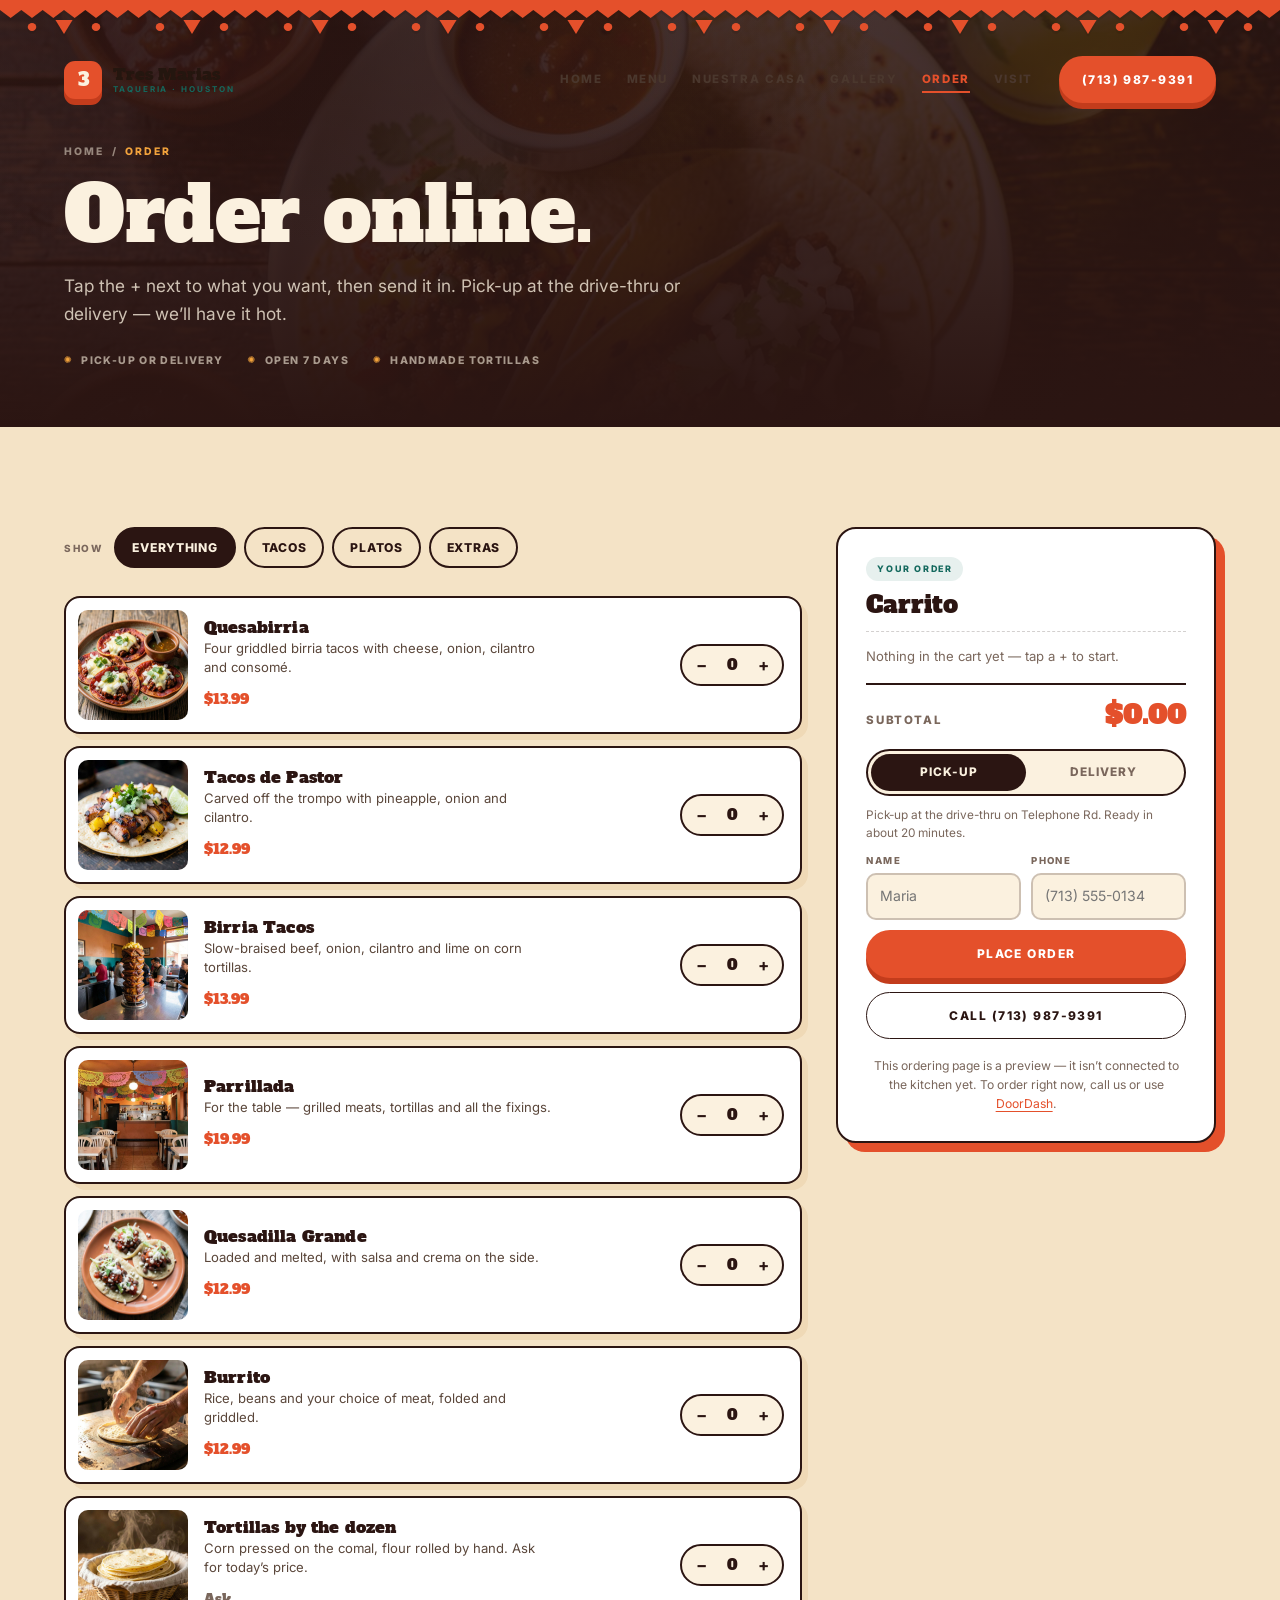
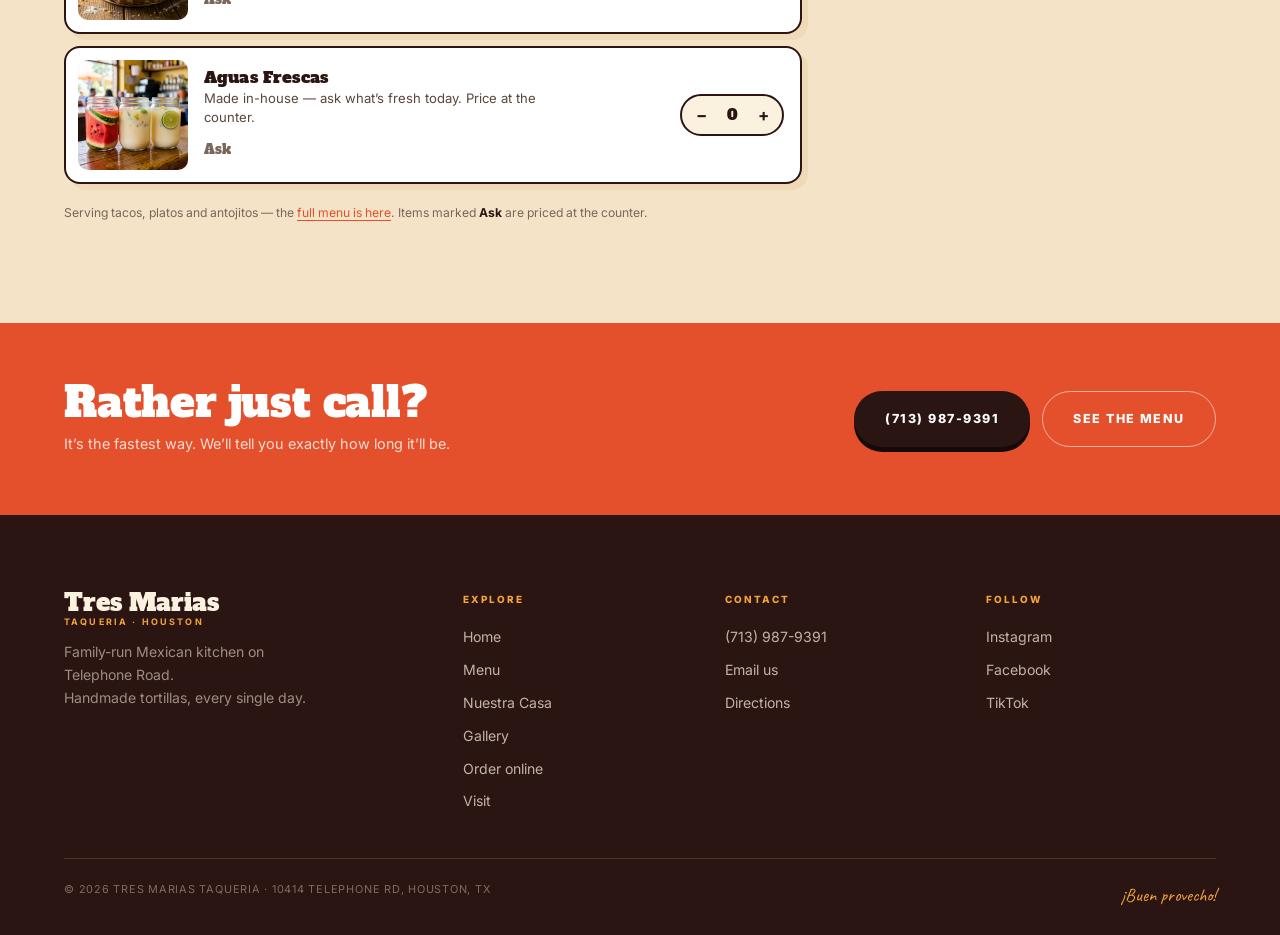
<file: order.html>
<!DOCTYPE html>
<html lang="en">
<head>
<meta charset="utf-8">
<meta name="viewport" content="width=device-width, initial-scale=1">
<title>Order Online — Tres Marias Taqueria, Houston TX</title>
<meta name="description" content="Build your order from the Tres Marias menu — quesabirria, tacos al pastor, parrillada and more. Pick-up at the drive-thru or delivery. Call (713) 987-9391.">
<meta name="theme-color" content="#2b1512">
<link rel="preconnect" href="https://fonts.googleapis.com">
<link rel="preconnect" href="https://fonts.gstatic.com" crossorigin>
<link href="https://fonts.googleapis.com/css2?family=Alfa+Slab+One&family=Caveat:wght@600;700&family=Inter:wght@400;500;600;700;800&display=swap" rel="stylesheet">
<link rel="stylesheet" href="styles.css">
<link rel="stylesheet" href="pages.css">
<link rel="stylesheet" href="forms.css">
<link rel="icon" href="data:image/svg+xml,<svg xmlns='http://www.w3.org/2000/svg' viewBox='0 0 100 100'><rect width='100' height='100' rx='18' fill='%23e4502b'/><text y='72' x='50' text-anchor='middle' font-family='Georgia,serif' font-weight='bold' font-size='58' fill='%23fbf1df'>3</text></svg>">
</head>
<body>

<div class="papel" aria-hidden="true">
  <svg viewBox="0 0 1200 42" preserveAspectRatio="none">
    <defs><pattern id="pp" x="0" y="0" width="120" height="42" patternUnits="userSpaceOnUse">
      <path d="M0 0h120v10l-10 8-10-8-10 8-10-8-10 8-10-8-10 8-10-8-10 8-10-8-10 8-10-8-10 8z" fill="currentColor"/>
      <circle cx="30" cy="27" r="4" fill="currentColor"/><circle cx="90" cy="27" r="4" fill="currentColor"/>
      <path d="M52 20h16l-8 14z" fill="currentColor"/>
    </pattern></defs>
    <rect width="1200" height="42" fill="url(#pp)"/>
  </svg>
</div>

<header class="nav" id="nav">
  <a class="brand" href="index.html"><span class="brand__num">3</span><span class="brand__txt">Tres Marias<em>Taqueria · Houston</em></span></a>
  <nav class="nav__links" aria-label="Primary">
    <a href="index.html">Home</a>
    <a href="menu.html">Menu</a>
    <a href="story.html">Nuestra Casa</a>
    <a href="gallery.html">Gallery</a>
    <a href="order.html" class="is-active">Order</a>
    <a href="visit.html">Visit</a>
  </nav>
  <a class="btn btn--chili" href="tel:+17139879391">(713) 987-9391</a>
  <button class="burger" id="burger" aria-label="Menu" aria-expanded="false"><span></span><span></span></button>
</header>
<div class="sheet" id="sheet">
  <a href="index.html">Home</a>
  <a href="menu.html">Menu</a>
  <a href="story.html">Nuestra Casa</a>
  <a href="gallery.html">Gallery</a>
  <a href="order.html" class="is-active">Order</a>
  <a href="visit.html">Visit</a>
  <a class="sheet__cta" href="tel:+17139879391">Call to order →</a>
</div>

<main>
  <section class="pagehero pagehero--tight">
    <div class="pagehero__bg"><img src="images/hero.jpg" alt=""></div>
    <div class="pagehero__inner">
      <p class="crumb"><a href="index.html">Home</a> / <span>Order</span></p>
      <h1>Order online.</h1>
      <p class="pagehero__lede">Tap the + next to what you want, then send it in. Pick-up at the drive-thru or delivery — we’ll have it hot.</p>
      <ul class="pagehero__meta">
        <li>Pick-up or delivery</li>
        <li>Open 7 days</li>
        <li>Handmade tortillas</li>
      </ul>
    </div>
  </section>

  <section class="psec psec--paper2">
    <div class="psec__inner orderwrap">

      <div class="orderlist">

        <div class="ofilter" role="group" aria-label="Menu filter">
          <span class="ofilter__label">Show</span>
          <button class="otab is-on" type="button" data-cat="all">Everything</button>
          <button class="otab" type="button" data-cat="tacos">Tacos</button>
          <button class="otab" type="button" data-cat="platos">Platos</button>
          <button class="otab" type="button" data-cat="extras">Extras</button>
        </div>

        <article class="oitem" data-cat="tacos" data-name="Quesabirria" data-price="13.99">
          <div class="oitem__img"><img src="images/birria.jpg" alt="Quesabirria tacos with consomé" loading="lazy"></div>
          <div class="oitem__body">
            <h3>Quesabirria</h3>
            <p>Four griddled birria tacos with cheese, onion, cilantro and consomé.</p>
            <span class="oitem__price">$13.99</span>
          </div>
          <div class="qty" data-qty>
            <button type="button" class="qty__btn" data-step="-1" aria-label="Remove one">−</button>
            <output class="qty__n" data-qty-n>0</output>
            <button type="button" class="qty__btn" data-step="1" aria-label="Add one">+</button>
          </div>
        </article>

        <article class="oitem" data-cat="tacos" data-name="Tacos de Pastor" data-price="12.99">
          <div class="oitem__img"><img src="images/pastor.jpg" alt="Tacos al pastor" loading="lazy"></div>
          <div class="oitem__body">
            <h3>Tacos de Pastor</h3>
            <p>Carved off the trompo with pineapple, onion and cilantro.</p>
            <span class="oitem__price">$12.99</span>
          </div>
          <div class="qty" data-qty>
            <button type="button" class="qty__btn" data-step="-1" aria-label="Remove one">−</button>
            <output class="qty__n" data-qty-n>0</output>
            <button type="button" class="qty__btn" data-step="1" aria-label="Add one">+</button>
          </div>
        </article>

        <article class="oitem" data-cat="tacos" data-name="Birria Tacos" data-price="13.99">
          <div class="oitem__img"><img src="images/counter.jpg" alt="Birria tacos being prepared at the counter" loading="lazy"></div>
          <div class="oitem__body">
            <h3>Birria Tacos</h3>
            <p>Slow-braised beef, onion, cilantro and lime on corn tortillas.</p>
            <span class="oitem__price">$13.99</span>
          </div>
          <div class="qty" data-qty>
            <button type="button" class="qty__btn" data-step="-1" aria-label="Remove one">−</button>
            <output class="qty__n" data-qty-n>0</output>
            <button type="button" class="qty__btn" data-step="1" aria-label="Add one">+</button>
          </div>
        </article>

        <article class="oitem" data-cat="platos" data-name="Parrillada" data-price="19.99">
          <div class="oitem__img"><img src="images/interior.jpg" alt="Parrillada for the table"></div>
          <div class="oitem__body">
            <h3>Parrillada</h3>
            <p>For the table — grilled meats, tortillas and all the fixings.</p>
            <span class="oitem__price">$19.99</span>
          </div>
          <div class="qty" data-qty>
            <button type="button" class="qty__btn" data-step="-1" aria-label="Remove one">−</button>
            <output class="qty__n" data-qty-n>0</output>
            <button type="button" class="qty__btn" data-step="1" aria-label="Add one">+</button>
          </div>
        </article>

        <article class="oitem" data-cat="platos" data-name="Quesadilla Grande" data-price="12.99">
          <div class="oitem__img"><img src="images/gorditas.jpg" alt="Quesadilla with salsa and crema" loading="lazy"></div>
          <div class="oitem__body">
            <h3>Quesadilla Grande</h3>
            <p>Loaded and melted, with salsa and crema on the side.</p>
            <span class="oitem__price">$12.99</span>
          </div>
          <div class="qty" data-qty>
            <button type="button" class="qty__btn" data-step="-1" aria-label="Remove one">−</button>
            <output class="qty__n" data-qty-n>0</output>
            <button type="button" class="qty__btn" data-step="1" aria-label="Add one">+</button>
          </div>
        </article>

        <article class="oitem" data-cat="platos" data-name="Burrito" data-price="12.99">
          <div class="oitem__img"><img src="images/tortillas.jpg" alt="Burrito on a handmade tortilla" loading="lazy"></div>
          <div class="oitem__body">
            <h3>Burrito</h3>
            <p>Rice, beans and your choice of meat, folded and griddled.</p>
            <span class="oitem__price">$12.99</span>
          </div>
          <div class="qty" data-qty>
            <button type="button" class="qty__btn" data-step="-1" aria-label="Remove one">−</button>
            <output class="qty__n" data-qty-n>0</output>
            <button type="button" class="qty__btn" data-step="1" aria-label="Add one">+</button>
          </div>
        </article>

        <article class="oitem" data-cat="extras" data-name="Tortillas (dozen)" data-price="0">
          <div class="oitem__img"><img src="images/basket.jpg" alt="Stack of handmade corn tortillas" loading="lazy"></div>
          <div class="oitem__body">
            <h3>Tortillas by the dozen</h3>
            <p>Corn pressed on the comal, flour rolled by hand. Ask for today’s price.</p>
            <span class="oitem__price oitem__price--ask">Ask</span>
          </div>
          <div class="qty" data-qty>
            <button type="button" class="qty__btn" data-step="-1" aria-label="Remove one">−</button>
            <output class="qty__n" data-qty-n>0</output>
            <button type="button" class="qty__btn" data-step="1" aria-label="Add one">+</button>
          </div>
        </article>

        <article class="oitem" data-cat="extras" data-name="Aguas Frescas" data-price="0">
          <div class="oitem__img"><img src="images/drinks.jpg" alt="Aguas frescas in glass jars" loading="lazy"></div>
          <div class="oitem__body">
            <h3>Aguas Frescas</h3>
            <p>Made in-house — ask what’s fresh today. Price at the counter.</p>
            <span class="oitem__price oitem__price--ask">Ask</span>
          </div>
          <div class="qty" data-qty>
            <button type="button" class="qty__btn" data-step="-1" aria-label="Remove one">−</button>
            <output class="qty__n" data-qty-n>0</output>
            <button type="button" class="qty__btn" data-step="1" aria-label="Add one">+</button>
          </div>
        </article>

        <p class="hint">Serving tacos, platos and antojitos — the <a href="menu.html">full menu is here</a>. Items marked <b>Ask</b> are priced at the counter.</p>
      </div>

      <aside class="summary summary--tres">
        <span class="summary__tag">Your order</span>
        <h3 class="summary__h">Carrito</h3>

        <div class="cart" id="cart">
          <p class="cart__empty" id="cartEmpty">Nothing in the cart yet — tap a + to start.</p>
          <ul class="cart__list" id="cartList"></ul>
        </div>

        <div class="summary__total"><span>Subtotal</span><b id="cartTotal">$0.00</b></div>

        <div class="toggle" role="group" aria-label="Pick-up or delivery">
          <button class="toggle__btn is-on" type="button" data-mode="pickup">Pick-up</button>
          <button class="toggle__btn" type="button" data-mode="delivery">Delivery</button>
        </div>
        <p class="hint hint--tight" id="modeHint">Pick-up at the drive-thru on Telephone Rd. Ready in about 20 minutes.</p>

        <div class="fieldrow">
          <label class="field"><span>Name</span><input type="text" id="oname" placeholder="Maria"></label>
          <label class="field"><span>Phone</span><input type="tel" id="ophone" placeholder="(713) 555-0134"></label>
        </div>

        <button class="btn btn--chili btn--full" type="button" id="placeOrder">Place order</button>
        <p class="notice" id="notice" role="status"></p>

        <a class="btn btn--outline btn--full" href="tel:+17139879391" style="margin-top:4px">Call (713) 987-9391</a>

        <p class="hint hint--center">
          This ordering page is a preview — it isn’t connected to the kitchen yet.
          To order right now, call us or use
          <a href="https://www.doordash.com/store/taqueria-tres-marias-23657611" target="_blank" rel="noopener">DoorDash</a>.
        </p>
      </aside>
    </div>
  </section>

  <section class="band">
    <div class="band__inner">
      <div>
        <h2>Rather just call?</h2>
        <p>It’s the fastest way. We’ll tell you exactly how long it’ll be.</p>
      </div>
      <div class="band__actions">
        <a class="btn btn--chili btn--lg" href="tel:+17139879391">(713) 987-9391</a>
        <a class="btn btn--ghost btn--lg" href="menu.html">See the menu</a>
      </div>
    </div>
  </section>
</main>

<footer class="footer">
  <div class="footer__top">
    <div class="footer__brand">
      <span class="brand__txt brand__txt--lg">Tres Marias<em>Taqueria · Houston</em></span>
      <p>Family-run Mexican kitchen on Telephone Road.<br>Handmade tortillas, every single day.</p>
    </div>
    <div class="footer__col">
      <h4>Explore</h4>
      <a href="index.html">Home</a>
      <a href="menu.html">Menu</a>
      <a href="story.html">Nuestra Casa</a>
      <a href="gallery.html">Gallery</a>
      <a href="order.html" class="is-active">Order online</a>
      <a href="visit.html">Visit</a>
    </div>
    <div class="footer__col">
      <h4>Contact</h4>
      <a href="tel:+17139879391">(713) 987-9391</a>
      <a href="mailto:tresmariasmexico7@gmail.com">Email us</a>
      <a href="https://www.google.com/maps/search/?api=1&amp;query=Taqueria+Tres+Marias+10414+Telephone+Rd+Houston+TX" target="_blank" rel="noopener">Directions</a>
    </div>
    <div class="footer__col">
      <h4>Follow</h4>
      <a href="https://www.instagram.com/tres_marias_taqueria" target="_blank" rel="noopener">Instagram</a>
      <a href="https://www.facebook.com/TresMariasMatamoros" target="_blank" rel="noopener">Facebook</a>
      <a href="https://www.tiktok.com/@taqueriatresmarias1" target="_blank" rel="noopener">TikTok</a>
    </div>
  </div>
  <div class="footer__bottom">
    <span>© <span id="year">2026</span> Tres Marias Taqueria · 10414 Telephone Rd, Houston, TX</span>
    <span class="footer__tag">¡Buen provecho!</span>
  </div>
</footer>

<div class="lightbox" id="lightbox"><button class="lightbox__close" aria-label="Close">×</button><img alt=""></div>
<script src="script.js"></script>
<script src="order.js"></script>
</body>
</html>
</file>
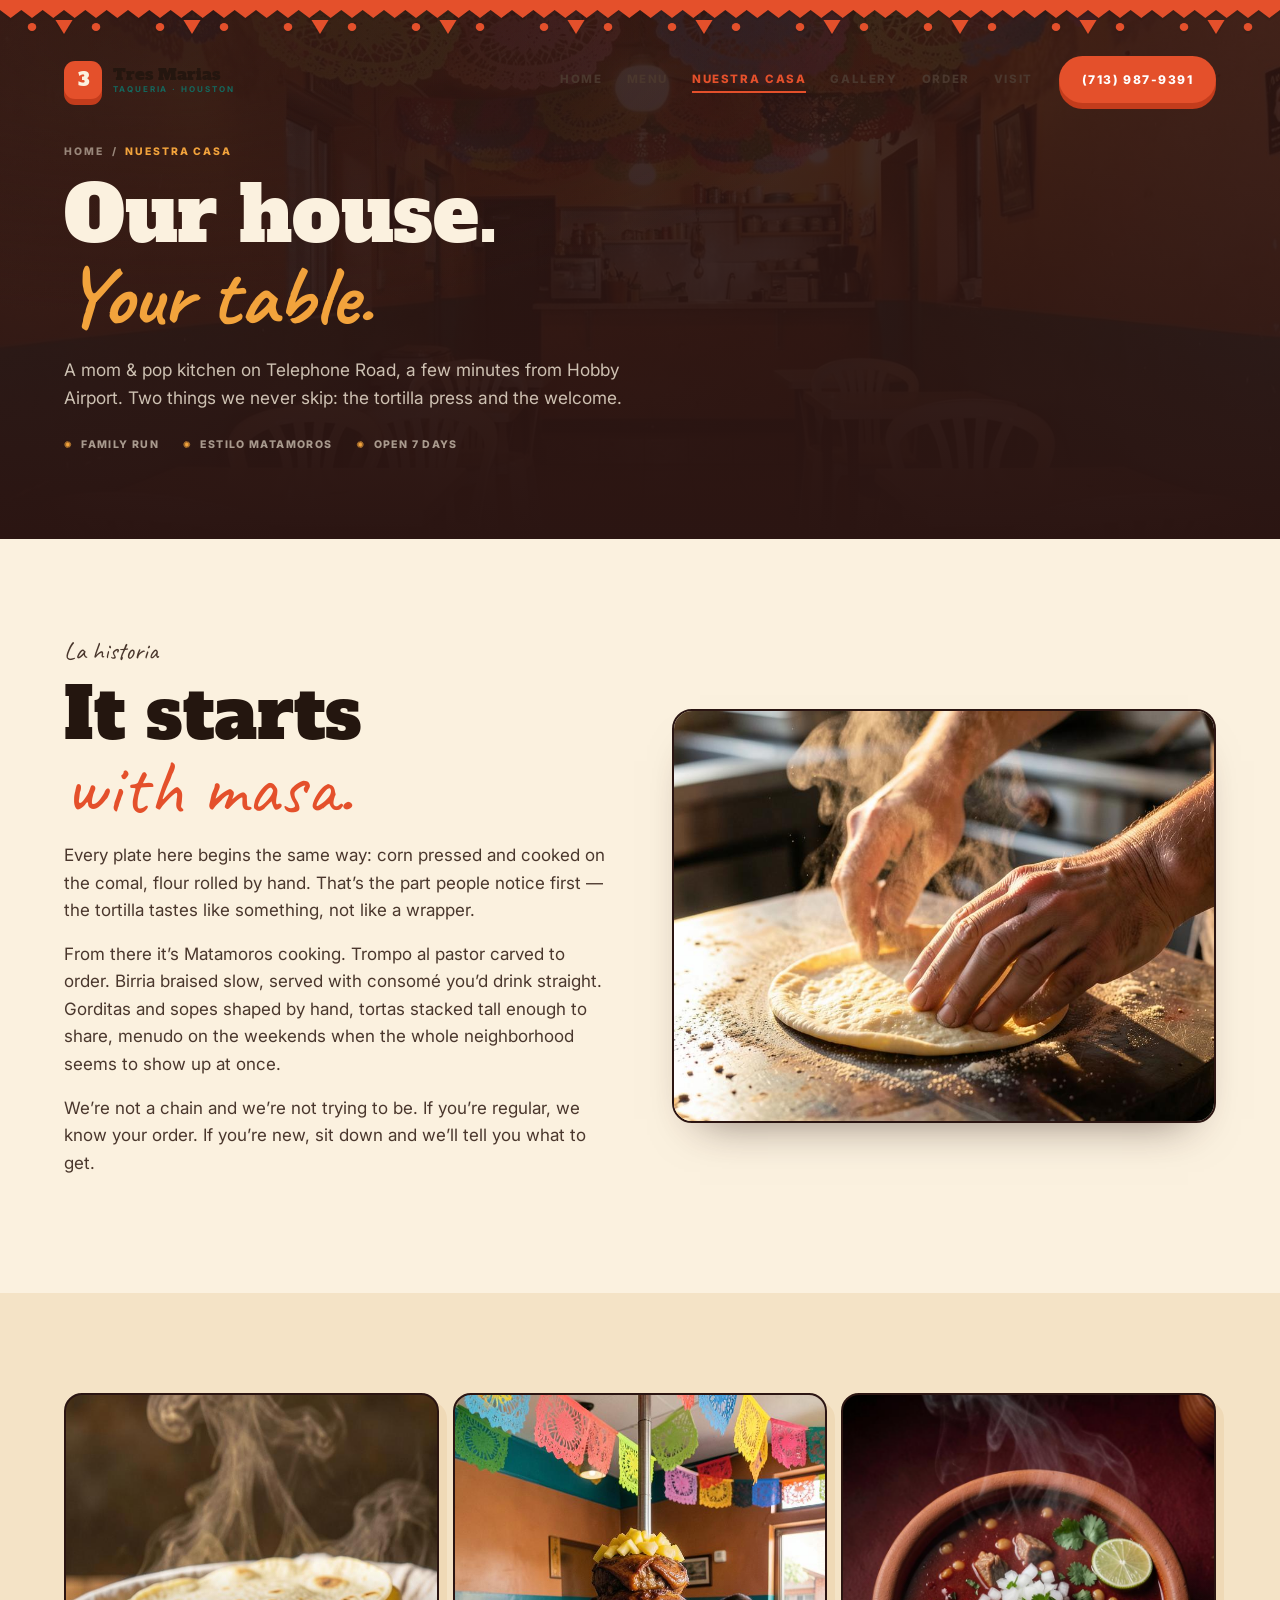
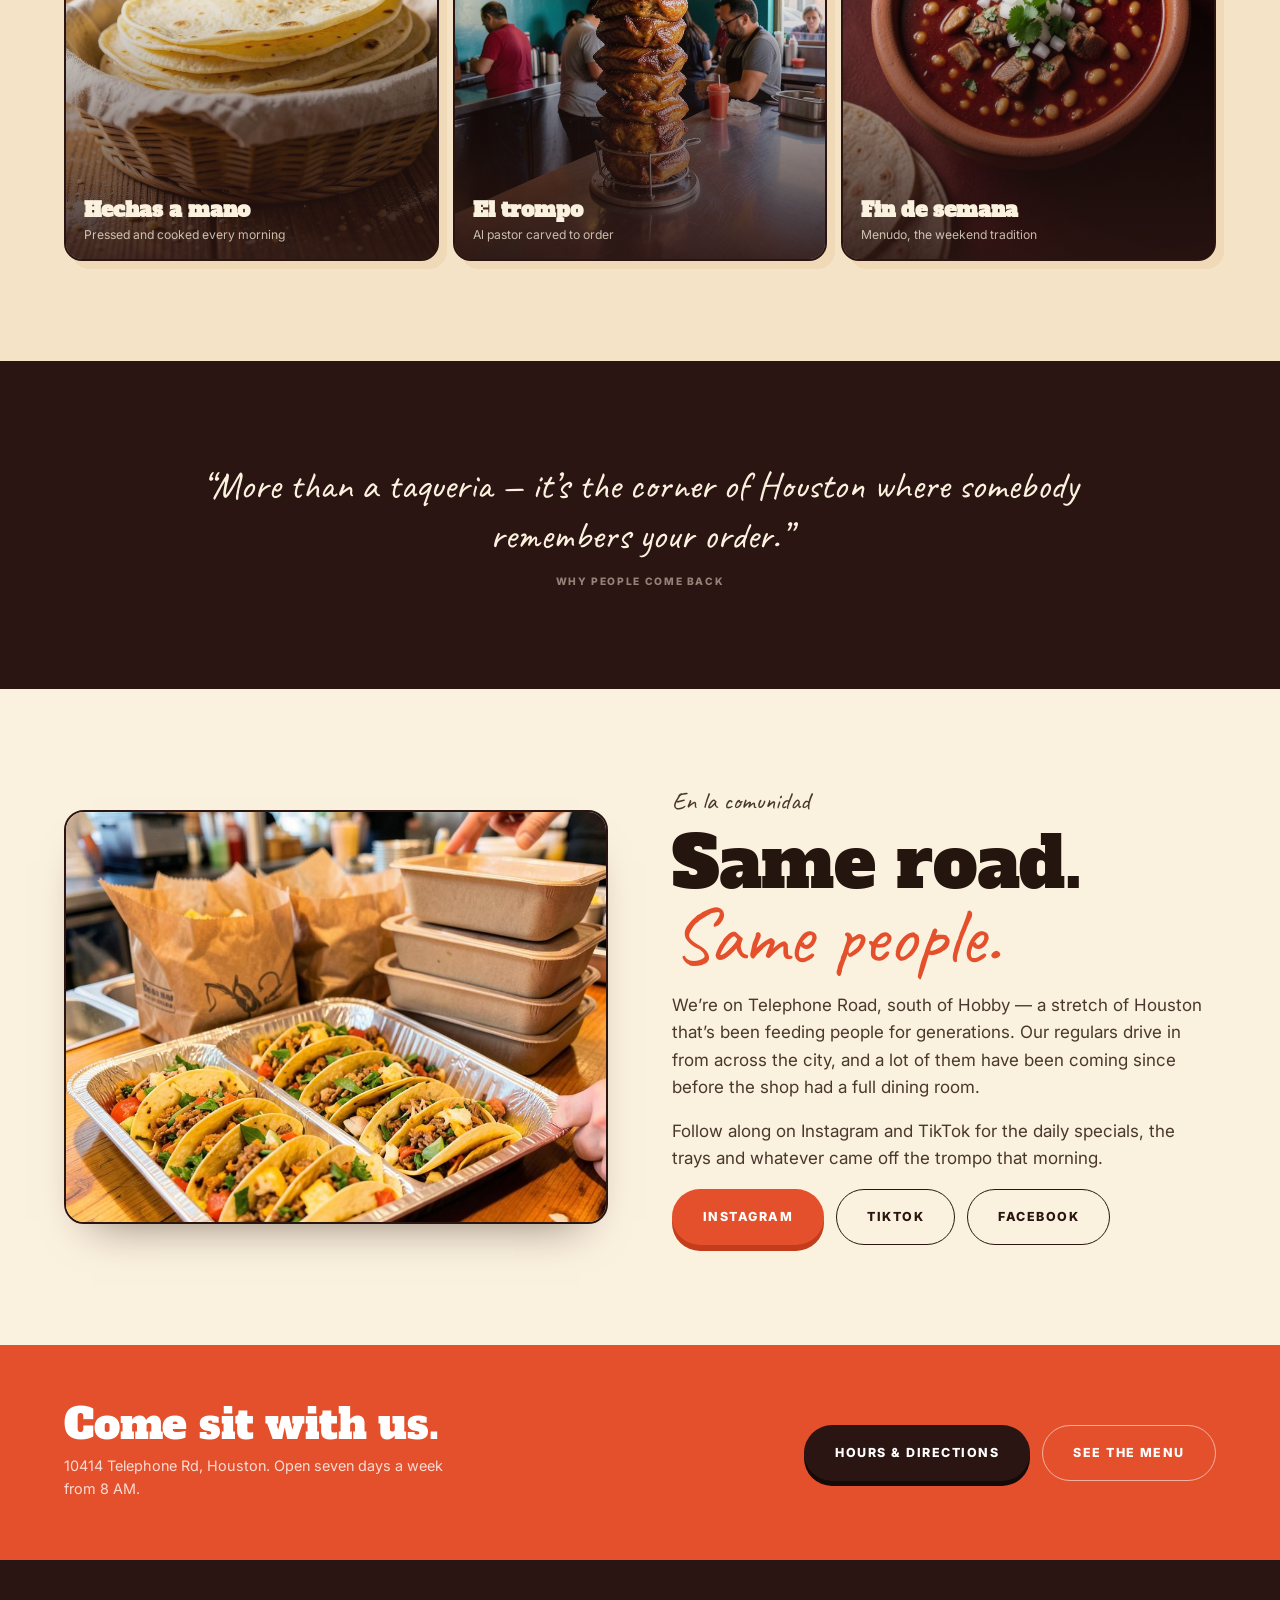
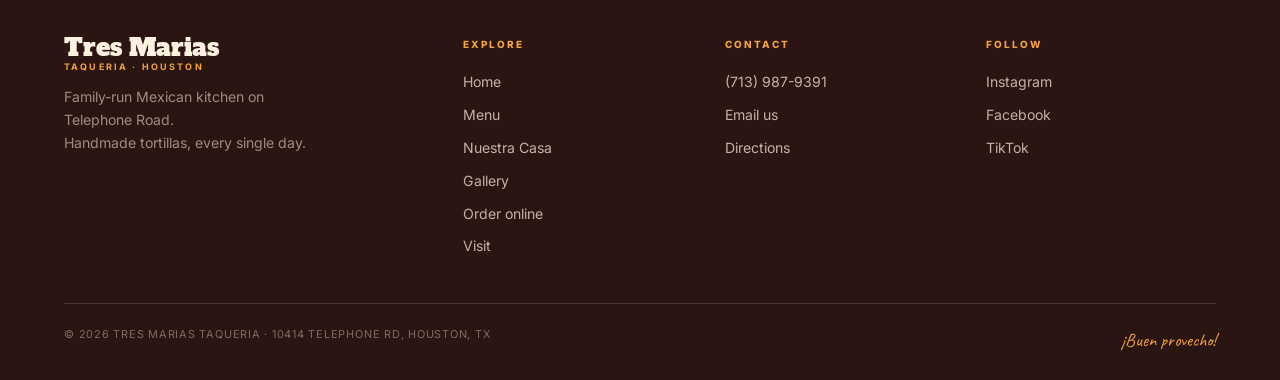
<file: story.html>
<!DOCTYPE html>
<html lang="en">
<head>
<meta charset="utf-8">
<meta name="viewport" content="width=device-width, initial-scale=1">
<title>Nuestra Casa — The Story of Tres Marias Taqueria, Houston</title>
<meta name="description" content="A family-run Mexican kitchen on Telephone Road in Houston. Matamoros-style cooking, tortillas pressed and cooked by hand every day, and a community that keeps coming back.">
<meta name="theme-color" content="#2b1512">
<link rel="preconnect" href="https://fonts.googleapis.com">
<link rel="preconnect" href="https://fonts.gstatic.com" crossorigin>
<link href="https://fonts.googleapis.com/css2?family=Alfa+Slab+One&family=Caveat:wght@600;700&family=Inter:wght@400;500;600;700;800&display=swap" rel="stylesheet">
<link rel="stylesheet" href="styles.css">
<link rel="stylesheet" href="pages.css">
<link rel="icon" href="data:image/svg+xml,<svg xmlns='http://www.w3.org/2000/svg' viewBox='0 0 100 100'><rect width='100' height='100' rx='18' fill='%23e4502b'/><text y='72' x='50' text-anchor='middle' font-family='Georgia,serif' font-weight='bold' font-size='58' fill='%23fbf1df'>3</text></svg>">
</head>
<body>

<div class="papel" aria-hidden="true">
  <svg viewBox="0 0 1200 42" preserveAspectRatio="none">
    <defs><pattern id="pp" x="0" y="0" width="120" height="42" patternUnits="userSpaceOnUse">
      <path d="M0 0h120v10l-10 8-10-8-10 8-10-8-10 8-10-8-10 8-10-8-10 8-10-8-10 8-10-8-10 8z" fill="currentColor"/>
      <circle cx="30" cy="27" r="4" fill="currentColor"/><circle cx="90" cy="27" r="4" fill="currentColor"/>
      <path d="M52 20h16l-8 14z" fill="currentColor"/>
    </pattern></defs>
    <rect width="1200" height="42" fill="url(#pp)"/>
  </svg>
</div>

<header class="nav" id="nav">
  <a class="brand" href="index.html"><span class="brand__num">3</span><span class="brand__txt">Tres Marias<em>Taqueria · Houston</em></span></a>
  <nav class="nav__links" aria-label="Primary">
    <a href="index.html">Home</a>
    <a href="menu.html">Menu</a>
    <a href="story.html" class="is-active">Nuestra Casa</a>
    <a href="gallery.html">Gallery</a>
    <a href="order.html">Order</a>
    <a href="visit.html">Visit</a>
  </nav>
  <a class="btn btn--chili" href="tel:+17139879391">(713) 987-9391</a>
  <button class="burger" id="burger" aria-label="Menu" aria-expanded="false"><span></span><span></span></button>
</header>
<div class="sheet" id="sheet">
  <a href="index.html">Home</a>
  <a href="menu.html">Menu</a>
  <a href="story.html" class="is-active">Nuestra Casa</a>
  <a href="gallery.html">Gallery</a>
  <a href="order.html">Order</a>
  <a href="visit.html">Visit</a>
  <a class="sheet__cta" href="tel:+17139879391">Call to order →</a>
</div>

<main>
  <section class="pagehero">
    <div class="pagehero__bg"><img src="images/interior.jpg" alt=""></div>
    <div class="pagehero__inner">
      <p class="crumb"><a href="index.html">Home</a> / <span>Nuestra Casa</span></p>
      <h1>Our house.<br><em>Your table.</em></h1>
      <p class="pagehero__lede">A mom &amp; pop kitchen on Telephone Road, a few minutes from Hobby Airport. Two things we never skip: the tortilla press and the welcome.</p>
      <ul class="pagehero__meta">
        <li>Family run</li>
        <li>Estilo Matamoros</li>
        <li>Open 7 days</li>
      </ul>
    </div>
  </section>

  <section class="psec psec--paper">
    <div class="psec__inner split">
      <div class="split__body">
        <p class="kicker reveal">La historia</p>
        <h2 class="h2 reveal">It starts<br><em>with masa.</em></h2>
        <p class="reveal">Every plate here begins the same way: corn pressed and cooked on the comal, flour rolled by hand. That’s the part people notice first — the tortilla tastes like something, not like a wrapper.</p>
        <p class="reveal">From there it’s Matamoros cooking. Trompo al pastor carved to order. Birria braised slow, served with consomé you’d drink straight. Gorditas and sopes shaped by hand, tortas stacked tall enough to share, menudo on the weekends when the whole neighborhood seems to show up at once.</p>
        <p class="reveal">We’re not a chain and we’re not trying to be. If you’re regular, we know your order. If you’re new, sit down and we’ll tell you what to get.</p>
      </div>
      <figure class="split__media reveal"><img src="images/tortillas.jpg" alt="A cook pressing a corn tortilla onto a hot comal" loading="lazy"></figure>
    </div>
  </section>

  <section class="psec psec--paper2">
    <div class="psec__inner">
      <div class="tilegrid">
        <a class="tile reveal" href="gallery.html">
          <img src="images/basket.jpg" alt="Stack of handmade corn tortillas in a basket" loading="lazy">
          <span class="tile__txt"><b>Hechas a mano</b><small>Pressed and cooked every morning</small></span>
        </a>
        <a class="tile reveal" href="gallery.html">
          <img src="images/counter.jpg" alt="Al pastor trompo spinning at the counter" loading="lazy">
          <span class="tile__txt"><b>El trompo</b><small>Al pastor carved to order</small></span>
        </a>
        <a class="tile reveal" href="menu.html">
          <img src="images/menudo.jpg" alt="Bowl of menudo with garnishes" loading="lazy">
          <span class="tile__txt"><b>Fin de semana</b><small>Menudo, the weekend tradition</small></span>
        </a>
      </div>
    </div>
  </section>

  <section class="psec psec--dark">
    <div class="psec__inner">
      <p class="pull reveal">
        “More than a taqueria — it’s the corner of Houston where somebody remembers your order.”
        <span>Why people come back</span>
      </p>
    </div>
  </section>

  <section class="psec psec--paper">
    <div class="psec__inner split">
      <figure class="split__media reveal"><img src="images/takeout.jpg" alt="A large takeout order packed and ready" loading="lazy"></figure>
      <div class="split__body">
        <p class="kicker reveal">En la comunidad</p>
        <h2 class="h2 reveal">Same road.<br><em>Same people.</em></h2>
        <p class="reveal">We’re on Telephone Road, south of Hobby — a stretch of Houston that’s been feeding people for generations. Our regulars drive in from across the city, and a lot of them have been coming since before the shop had a full dining room.</p>
        <p class="reveal">Follow along on Instagram and TikTok for the daily specials, the trays and whatever came off the trompo that morning.</p>
        <div style="display:flex;flex-wrap:wrap;gap:12px;margin-top:6px">
          <a class="btn btn--chili btn--lg" href="https://www.instagram.com/tres_marias_taqueria" target="_blank" rel="noopener">Instagram</a>
          <a class="btn btn--outline btn--lg" href="https://www.tiktok.com/@taqueriatresmarias1" target="_blank" rel="noopener">TikTok</a>
          <a class="btn btn--outline btn--lg" href="https://www.facebook.com/TresMariasMatamoros" target="_blank" rel="noopener">Facebook</a>
        </div>
      </div>
    </div>
  </section>

  <section class="band">
    <div class="band__inner">
      <div>
        <h2>Come sit with us.</h2>
        <p>10414 Telephone Rd, Houston. Open seven days a week from 8 AM.</p>
      </div>
      <div class="band__actions">
        <a class="btn btn--chili btn--lg" href="visit.html">Hours &amp; directions</a>
        <a class="btn btn--ghost btn--lg" href="menu.html">See the menu</a>
      </div>
    </div>
  </section>
</main>

<footer class="footer">
  <div class="footer__top">
    <div class="footer__brand">
      <span class="brand__txt brand__txt--lg">Tres Marias<em>Taqueria · Houston</em></span>
      <p>Family-run Mexican kitchen on Telephone Road.<br>Handmade tortillas, every single day.</p>
    </div>
    <div class="footer__col">
      <h4>Explore</h4>
      <a href="index.html">Home</a>
      <a href="menu.html">Menu</a>
      <a href="story.html" class="is-active">Nuestra Casa</a>
      <a href="gallery.html">Gallery</a>
      <a href="order.html">Order online</a>
      <a href="visit.html">Visit</a>
    </div>
    <div class="footer__col">
      <h4>Contact</h4>
      <a href="tel:+17139879391">(713) 987-9391</a>
      <a href="mailto:tresmariasmexico7@gmail.com">Email us</a>
      <a href="https://www.google.com/maps/search/?api=1&amp;query=Taqueria+Tres+Marias+10414+Telephone+Rd+Houston+TX" target="_blank" rel="noopener">Directions</a>
    </div>
    <div class="footer__col">
      <h4>Follow</h4>
      <a href="https://www.instagram.com/tres_marias_taqueria" target="_blank" rel="noopener">Instagram</a>
      <a href="https://www.facebook.com/TresMariasMatamoros" target="_blank" rel="noopener">Facebook</a>
      <a href="https://www.tiktok.com/@taqueriatresmarias1" target="_blank" rel="noopener">TikTok</a>
    </div>
  </div>
  <div class="footer__bottom">
    <span>© <span id="year">2026</span> Tres Marias Taqueria · 10414 Telephone Rd, Houston, TX</span>
    <span class="footer__tag">¡Buen provecho!</span>
  </div>
</footer>

<div class="lightbox" id="lightbox"><button class="lightbox__close" aria-label="Close">×</button><img alt=""></div>
<script src="script.js"></script>
</body>
</html>
</file>
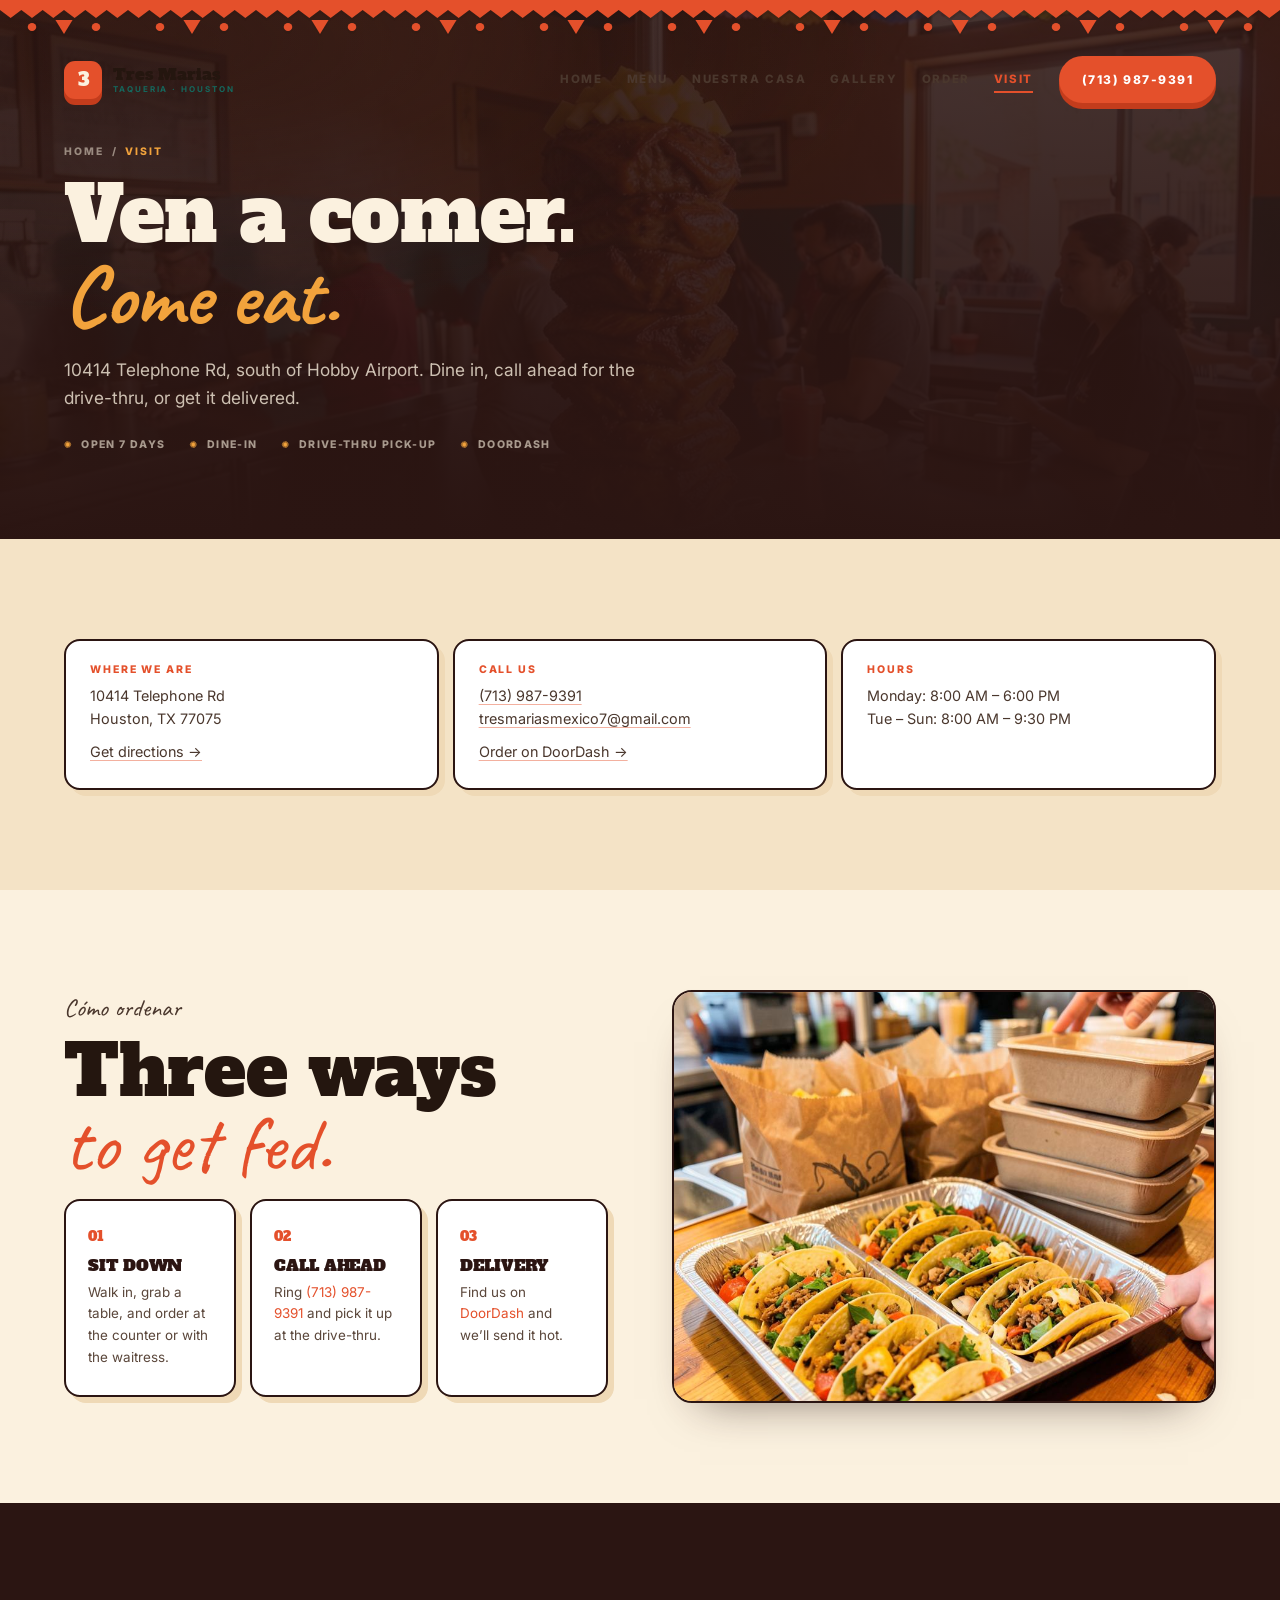
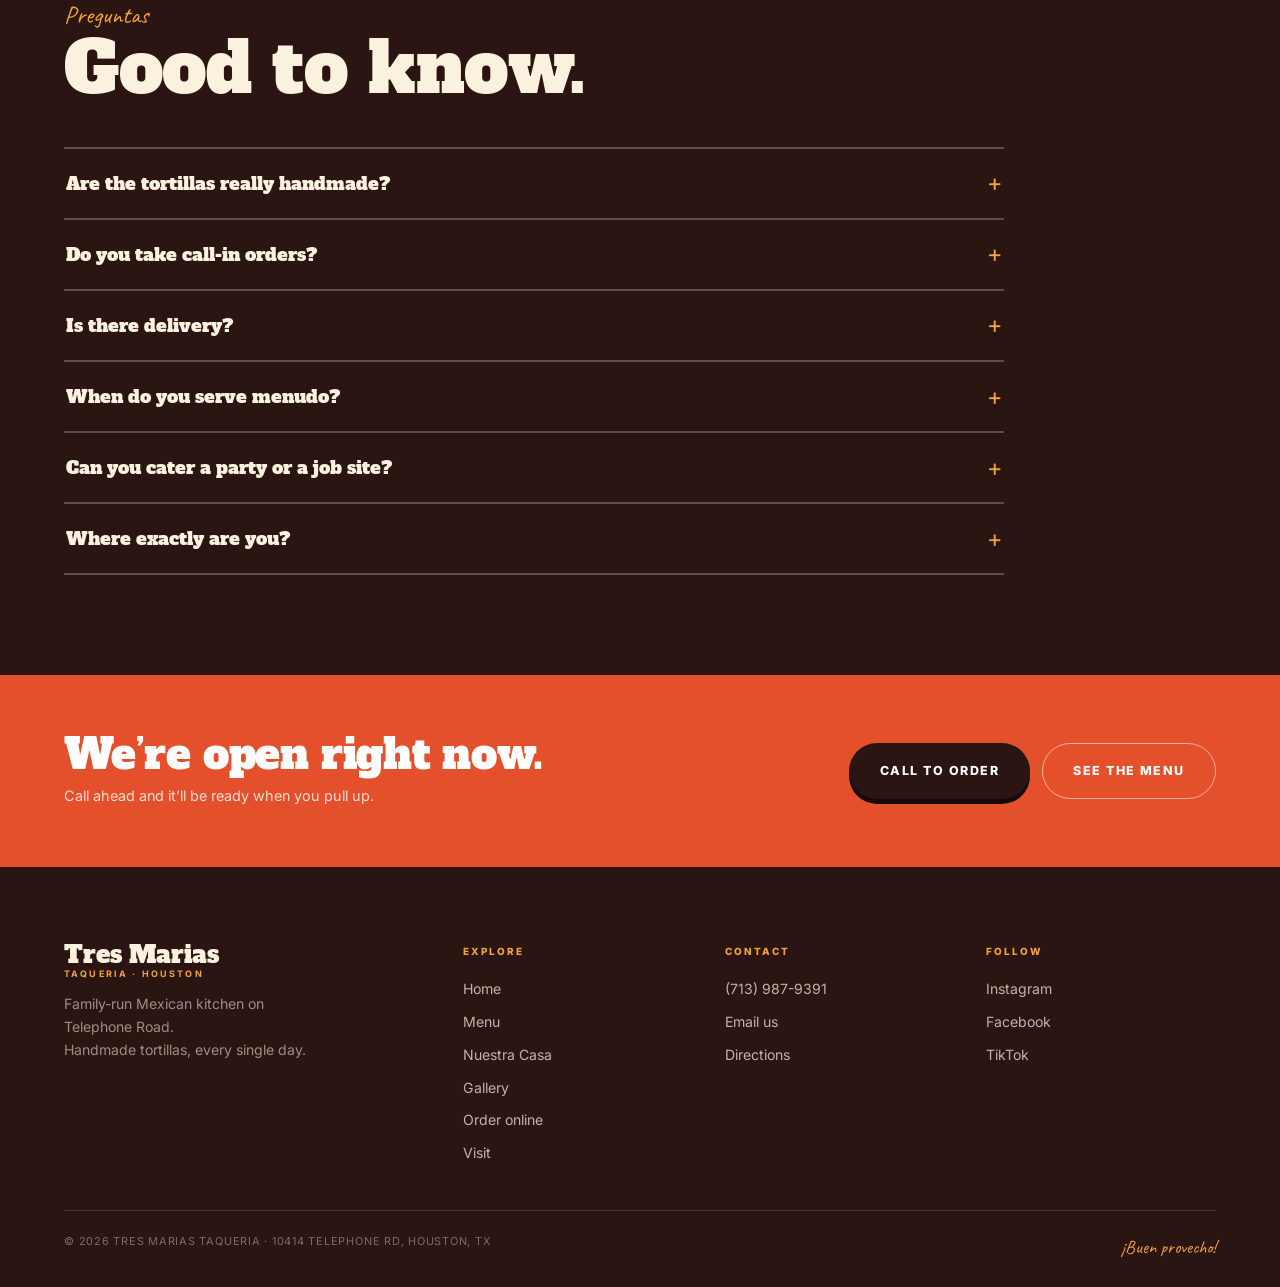
<file: visit.html>
<!DOCTYPE html>
<html lang="en">
<head>
<meta charset="utf-8">
<meta name="viewport" content="width=device-width, initial-scale=1">
<title>Visit — Hours, Directions &amp; Ordering | Tres Marias Taqueria, Houston</title>
<meta name="description" content="Tres Marias Taqueria is at 10414 Telephone Rd, Houston, TX 77075. Open Monday 8–6, Tue–Sun 8–9:30. Call (713) 987-9391 for pick-up or order on DoorDash.">
<meta name="theme-color" content="#2b1512">
<link rel="preconnect" href="https://fonts.googleapis.com">
<link rel="preconnect" href="https://fonts.gstatic.com" crossorigin>
<link href="https://fonts.googleapis.com/css2?family=Alfa+Slab+One&family=Caveat:wght@600;700&family=Inter:wght@400;500;600;700;800&display=swap" rel="stylesheet">
<link rel="stylesheet" href="styles.css">
<link rel="stylesheet" href="pages.css">
<link rel="icon" href="data:image/svg+xml,<svg xmlns='http://www.w3.org/2000/svg' viewBox='0 0 100 100'><rect width='100' height='100' rx='18' fill='%23e4502b'/><text y='72' x='50' text-anchor='middle' font-family='Georgia,serif' font-weight='bold' font-size='58' fill='%23fbf1df'>3</text></svg>">
</head>
<body>

<div class="papel" aria-hidden="true">
  <svg viewBox="0 0 1200 42" preserveAspectRatio="none">
    <defs><pattern id="pp" x="0" y="0" width="120" height="42" patternUnits="userSpaceOnUse">
      <path d="M0 0h120v10l-10 8-10-8-10 8-10-8-10 8-10-8-10 8-10-8-10 8-10-8-10 8-10-8-10 8z" fill="currentColor"/>
      <circle cx="30" cy="27" r="4" fill="currentColor"/><circle cx="90" cy="27" r="4" fill="currentColor"/>
      <path d="M52 20h16l-8 14z" fill="currentColor"/>
    </pattern></defs>
    <rect width="1200" height="42" fill="url(#pp)"/>
  </svg>
</div>

<header class="nav" id="nav">
  <a class="brand" href="index.html"><span class="brand__num">3</span><span class="brand__txt">Tres Marias<em>Taqueria · Houston</em></span></a>
  <nav class="nav__links" aria-label="Primary">
    <a href="index.html">Home</a>
    <a href="menu.html">Menu</a>
    <a href="story.html">Nuestra Casa</a>
    <a href="gallery.html">Gallery</a>
    <a href="order.html">Order</a>
    <a href="visit.html" class="is-active">Visit</a>
  </nav>
  <a class="btn btn--chili" href="tel:+17139879391">(713) 987-9391</a>
  <button class="burger" id="burger" aria-label="Menu" aria-expanded="false"><span></span><span></span></button>
</header>
<div class="sheet" id="sheet">
  <a href="index.html">Home</a>
  <a href="menu.html">Menu</a>
  <a href="story.html">Nuestra Casa</a>
  <a href="gallery.html">Gallery</a>
  <a href="order.html">Order</a>
  <a href="visit.html" class="is-active">Visit</a>
  <a class="sheet__cta" href="tel:+17139879391">Call to order →</a>
</div>

<main>
  <section class="pagehero">
    <div class="pagehero__bg"><img src="images/counter.jpg" alt=""></div>
    <div class="pagehero__inner">
      <p class="crumb"><a href="index.html">Home</a> / <span>Visit</span></p>
      <h1>Ven a comer.<br><em>Come eat.</em></h1>
      <p class="pagehero__lede">10414 Telephone Rd, south of Hobby Airport. Dine in, call ahead for the drive-thru, or get it delivered.</p>
      <ul class="pagehero__meta">
        <li>Open 7 days</li>
        <li>Dine-in</li>
        <li>Drive-thru pick-up</li>
        <li>DoorDash</li>
      </ul>
    </div>
  </section>

  <section class="psec psec--paper2">
    <div class="psec__inner">
      <div class="infocards">
        <div class="infocard reveal">
          <h3>Where we are</h3>
          <p>10414 Telephone Rd<br>Houston, TX 77075</p>
          <p style="margin-top:10px"><a href="https://www.google.com/maps/search/?api=1&amp;query=Taqueria+Tres+Marias+10414+Telephone+Rd+Houston+TX" target="_blank" rel="noopener">Get directions →</a></p>
        </div>
        <div class="infocard reveal">
          <h3>Call us</h3>
          <p><a href="tel:+17139879391">(713) 987-9391</a><br><a href="mailto:tresmariasmexico7@gmail.com">tresmariasmexico7@gmail.com</a></p>
          <p style="margin-top:10px"><a href="https://www.doordash.com/store/taqueria-tres-marias-23657611" target="_blank" rel="noopener">Order on DoorDash →</a></p>
        </div>
        <div class="infocard reveal">
          <h3>Hours</h3>
          <p>Monday: 8:00 AM – 6:00 PM<br>Tue – Sun: 8:00 AM – 9:30 PM</p>
        </div>
      </div>
    </div>
  </section>

  <section class="psec psec--paper">
    <div class="psec__inner split">
      <div class="split__body">
        <p class="kicker reveal">Cómo ordenar</p>
        <h2 class="h2 reveal">Three ways<br><em>to get fed.</em></h2>
        <div class="steps" style="margin-top:8px">
          <div class="step reveal"><h3>Sit down</h3><p>Walk in, grab a table, and order at the counter or with the waitress.</p></div>
          <div class="step reveal"><h3>Call ahead</h3><p>Ring <a href="tel:+17139879391" style="color:var(--chili)">(713) 987-9391</a> and pick it up at the drive-thru.</p></div>
          <div class="step reveal"><h3>Delivery</h3><p>Find us on <a href="https://www.doordash.com/store/taqueria-tres-marias-23657611" target="_blank" rel="noopener" style="color:var(--chili)">DoorDash</a> and we’ll send it hot.</p></div>
        </div>
      </div>
      <figure class="split__media reveal"><img src="images/takeout.jpg" alt="A takeout order packed and ready to go" loading="lazy"></figure>
    </div>
  </section>

  <section class="psec psec--dark">
    <div class="psec__inner">
      <div class="psec__head">
        <p class="kicker kicker--light reveal">Preguntas</p>
        <h2 class="h2 h2--light reveal">Good to know.</h2>
      </div>
      <div class="faq__list">
        <details class="reveal">
          <summary>Are the tortillas really handmade?</summary>
          <p>Yes — corn tortillas pressed and cooked on the comal, flour tortillas rolled by hand. It’s the part of the meal we’re proudest of.</p>
        </details>
        <details class="reveal">
          <summary>Do you take call-in orders?</summary>
          <p>We do. Call <a href="tel:+17139879391">(713) 987-9391</a>, tell us what you want, and we’ll have it waiting at the drive-thru.</p>
        </details>
        <details class="reveal">
          <summary>Is there delivery?</summary>
          <p>Yes, through <a href="https://www.doordash.com/store/taqueria-tres-marias-23657611" target="_blank" rel="noopener">DoorDash</a>. For the best version of everything, come sit down with us.</p>
        </details>
        <details class="reveal">
          <summary>When do you serve menudo?</summary>
          <p>Menudo is a weekend tradition here. Call ahead on the day you’re coming and we’ll tell you exactly what’s in the pot.</p>
        </details>
        <details class="reveal">
          <summary>Can you cater a party or a job site?</summary>
          <p>Yes — trays of tacos, platters and family packs. Call us with a headcount and a day’s notice and we’ll take care of it.</p>
        </details>
        <details class="reveal">
          <summary>Where exactly are you?</summary>
          <p>10414 Telephone Rd, Houston, TX 77075 — south of Hobby Airport, right on Telephone. <a href="https://www.google.com/maps/search/?api=1&amp;query=Taqueria+Tres+Marias+10414+Telephone+Rd+Houston+TX" target="_blank" rel="noopener">Open the map</a>.</p>
        </details>
      </div>
    </div>
  </section>

  <section class="band">
    <div class="band__inner">
      <div>
        <h2>We’re open right now.</h2>
        <p>Call ahead and it’ll be ready when you pull up.</p>
      </div>
      <div class="band__actions">
        <a class="btn btn--chili btn--lg" href="tel:+17139879391">Call to order</a>
        <a class="btn btn--ghost btn--lg" href="menu.html">See the menu</a>
      </div>
    </div>
  </section>
</main>

<footer class="footer">
  <div class="footer__top">
    <div class="footer__brand">
      <span class="brand__txt brand__txt--lg">Tres Marias<em>Taqueria · Houston</em></span>
      <p>Family-run Mexican kitchen on Telephone Road.<br>Handmade tortillas, every single day.</p>
    </div>
    <div class="footer__col">
      <h4>Explore</h4>
      <a href="index.html">Home</a>
      <a href="menu.html">Menu</a>
      <a href="story.html">Nuestra Casa</a>
      <a href="gallery.html">Gallery</a>
      <a href="order.html">Order online</a>
      <a href="visit.html" class="is-active">Visit</a>
    </div>
    <div class="footer__col">
      <h4>Contact</h4>
      <a href="tel:+17139879391">(713) 987-9391</a>
      <a href="mailto:tresmariasmexico7@gmail.com">Email us</a>
      <a href="https://www.google.com/maps/search/?api=1&amp;query=Taqueria+Tres+Marias+10414+Telephone+Rd+Houston+TX" target="_blank" rel="noopener">Directions</a>
    </div>
    <div class="footer__col">
      <h4>Follow</h4>
      <a href="https://www.instagram.com/tres_marias_taqueria" target="_blank" rel="noopener">Instagram</a>
      <a href="https://www.facebook.com/TresMariasMatamoros" target="_blank" rel="noopener">Facebook</a>
      <a href="https://www.tiktok.com/@taqueriatresmarias1" target="_blank" rel="noopener">TikTok</a>
    </div>
  </div>
  <div class="footer__bottom">
    <span>© <span id="year">2026</span> Tres Marias Taqueria · 10414 Telephone Rd, Houston, TX</span>
    <span class="footer__tag">¡Buen provecho!</span>
  </div>
</footer>

<div class="lightbox" id="lightbox"><button class="lightbox__close" aria-label="Close">×</button><img alt=""></div>
<script src="script.js"></script>
</body>
</html>
</file>
<file: styles.css>
/* ============================================================
   TRES MARIAS TAQUERIA — Houston, TX
   ============================================================ */

:root{
  --paper:#fbf1df;
  --paper-2:#f4e3c6;
  --paper-3:#efd9b6;
  --chili:#e4502b;
  --chili-deep:#c33c1c;
  --marigold:#f2a33c;
  --teal:#14695e;
  --plum:#2b1512;
  --ink:#24160f;
  --muted:#7a675c;
  --line:rgba(36,22,15,.16);
  --line-l:rgba(251,241,223,.18);

  --font-display:"Alfa Slab One","Georgia",serif;
  --font-script:"Caveat",cursive;
  --font-body:"Inter",system-ui,-apple-system,"Segoe UI",sans-serif;

  --pad:clamp(20px,5vw,84px);
  --max:1300px;
  --ease:cubic-bezier(.22,1,.36,1);
}

*,*::before,*::after{box-sizing:border-box}
html{scroll-behavior:smooth;-webkit-text-size-adjust:100%}

body{
  margin:0;
  background:var(--paper);
  color:var(--ink);
  font-family:var(--font-body);
  font-size:17px;
  line-height:1.62;
  overflow-x:hidden;
  -webkit-font-smoothing:antialiased;
  background-image:
    radial-gradient(circle at 12% 8%,rgba(242,163,60,.16),transparent 45%),
    radial-gradient(circle at 88% 62%,rgba(228,80,43,.12),transparent 48%);
}

img{max-width:100%;display:block}
a{color:inherit;text-decoration:none}
button{font:inherit;color:inherit;background:none;border:0;cursor:pointer}

h1,h2,h3{font-family:var(--font-display);font-weight:400;margin:0;line-height:.98;letter-spacing:-.005em}

.h2{font-size:clamp(2.2rem,5.6vw,4.4rem)}
.h2 em{font-style:normal;font-family:var(--font-script);font-size:1.12em;color:var(--chili);letter-spacing:0}
.h2--light{color:var(--paper)}
.h2--light em{color:var(--marigold)}

/* ── papel picado ──────────────────────────────────────── */
.papel{
  position:fixed;top:0;left:0;right:0;
  height:42px;z-index:69;
  color:var(--chili);
  pointer-events:none;
  filter:drop-shadow(0 3px 0 rgba(36,22,15,.14));
}
.papel svg{width:100%;height:42px;display:block}

/* ── nav ───────────────────────────────────────────────── */
.nav{
  position:fixed;top:42px;left:0;right:0;z-index:68;
  display:flex;align-items:center;gap:26px;
  padding:14px var(--pad);
  transition:background .4s var(--ease),box-shadow .4s,padding .4s;
}
.nav--solid{
  background:rgba(251,241,223,.94);
  backdrop-filter:blur(12px);
  box-shadow:0 1px 0 var(--line),0 12px 30px -22px rgba(36,22,15,.5);
  padding-top:9px;padding-bottom:9px;
}
.brand{display:flex;align-items:center;gap:11px}
.brand__num{
  display:grid;place-items:center;
  width:38px;height:38px;border-radius:11px;
  background:var(--chili);color:var(--paper);
  font-family:var(--font-display);font-size:1.15rem;
  box-shadow:0 6px 0 var(--chili-deep);
  flex-shrink:0;
}
.brand__txt{
  font-family:var(--font-display);
  font-size:1.02rem;line-height:1;
  display:flex;flex-direction:column;gap:3px;
}
.brand__txt em{
  font-style:normal;font-family:var(--font-body);
  font-size:.5rem;font-weight:700;letter-spacing:.24em;
  text-transform:uppercase;color:var(--teal);
}
.brand__txt--lg{font-size:clamp(1.15rem,2.2vw,1.5rem)}
.brand__txt--lg em{font-size:.56rem;color:var(--marigold)}

.nav__links{display:flex;gap:24px;margin-left:auto}
.nav__links a{
  font-size:.72rem;font-weight:800;letter-spacing:.14em;text-transform:uppercase;
  color:#4a372d;position:relative;padding:3px 0;transition:color .25s;
}
.nav__links a::after{
  content:"";position:absolute;left:0;bottom:-1px;height:2px;width:0;
  background:var(--chili);transition:width .3s var(--ease);
}
.nav__links a:hover{color:var(--chili)}
.nav__links a:hover::after{width:100%}

/* ── buttons ───────────────────────────────────────────── */
.btn{
  display:inline-flex;align-items:center;justify-content:center;gap:9px;
  padding:13px 22px;border-radius:999px;
  font-size:.75rem;font-weight:800;letter-spacing:.12em;text-transform:uppercase;
  transition:transform .3s var(--ease),background .3s,color .3s,box-shadow .3s,border-color .3s;
  white-space:nowrap;border:1.5px solid transparent;
}
.btn svg{width:16px;height:16px}
.btn--lg{padding:17px 30px;font-size:.78rem}
.btn--full{width:100%}
.btn--chili{background:var(--chili);color:#fff;box-shadow:0 6px 0 var(--chili-deep)}
.btn--chili:hover{transform:translateY(-2px);box-shadow:0 9px 0 var(--chili-deep);background:#ef5c35}
.btn--marigold{background:var(--marigold);color:#2b1512;box-shadow:0 6px 0 #cd7f22}
.btn--marigold:hover{transform:translateY(-2px);box-shadow:0 9px 0 #cd7f22}
.btn--outline{border-color:currentColor;color:var(--plum)}
.btn--outline:hover{background:var(--plum);color:var(--paper);transform:translateY(-2px)}
.btn--ghost{border-color:rgba(251,241,223,.4);color:var(--paper)}
.btn--ghost:hover{border-color:var(--marigold);color:var(--marigold);transform:translateY(-2px)}

.burger{display:none;flex-direction:column;gap:6px;padding:8px;margin-left:auto}
.burger span{width:25px;height:2.5px;background:var(--plum);border-radius:2px;transition:transform .3s}

.sheet{
  position:fixed;inset:0;z-index:67;background:var(--plum);
  display:flex;flex-direction:column;justify-content:center;gap:4px;
  padding:90px var(--pad) 40px;
  transform:translateY(-102%);transition:transform .55s var(--ease);
}
.sheet.is-open{transform:none}
.sheet a{
  font-family:var(--font-display);font-size:clamp(1.6rem,7vw,2.6rem);
  color:var(--paper);padding:10px 0;border-bottom:1px solid rgba(251,241,223,.12);
}
.sheet__cta{color:var(--marigold)!important;border-bottom:0!important;margin-top:14px}

/* ── hero ──────────────────────────────────────────────── */
.hero{
  padding:clamp(110px,14vh,150px) var(--pad) clamp(46px,7vw,80px);
  position:relative;overflow:hidden;
}
.hero::before{
  content:"";position:absolute;right:-10%;top:6%;width:60vw;height:60vw;
  background:radial-gradient(circle,rgba(242,163,60,.22),transparent 62%);
  z-index:-1;
}
.hero__grid{
  max-width:var(--max);margin:0 auto;
  display:grid;grid-template-columns:1.05fr .95fr;gap:clamp(28px,5vw,64px);
  align-items:center;
}
.eyebrow{
  display:inline-flex;align-items:center;gap:9px;
  font-size:.68rem;font-weight:800;letter-spacing:.2em;text-transform:uppercase;
  color:var(--teal);margin:0 0 20px;
}
.eyebrow span{
  width:9px;height:9px;border-radius:50%;background:var(--chili);
  box-shadow:0 0 0 4px rgba(228,80,43,.18);
}
.hero h1{
  font-size:clamp(2.6rem,7.6vw,5.6rem);
  line-height:.94;
  margin:0 0 22px;
}
.h-line{display:block}
.h-line--script{
  font-family:var(--font-script);font-size:1.42em;line-height:.78;
  color:var(--chili);margin:-.06em 0 .04em .06em;
  transform:rotate(-1.5deg);
}
.hero__lede{max-width:52ch;color:#4a372d;margin:0 0 26px;font-size:1.03rem}
.hero__cta{display:flex;flex-wrap:wrap;gap:13px;margin-bottom:28px}

.hero__meta{
  list-style:none;display:flex;flex-wrap:wrap;gap:14px 32px;
  padding:22px 0 0;margin:0;border-top:1.5px solid var(--line);
}
.hero__meta li{display:flex;flex-direction:column;gap:1px}
.hero__meta b{font-family:var(--font-display);font-size:1.3rem;color:var(--plum);line-height:1}
.hero__meta span{font-size:.63rem;font-weight:700;letter-spacing:.13em;text-transform:uppercase;color:var(--muted)}

.hero__art{position:relative}
.hero__img{
  margin:0;border-radius:24px;overflow:hidden;
  border:3px solid var(--plum);
  box-shadow:14px 14px 0 var(--marigold),0 30px 60px -30px rgba(43,21,18,.6);
  transform:rotate(1.4deg);
}
.hero__img img{
  width:100%;height:clamp(300px,42vw,470px);object-fit:cover;
  transition:transform 1s var(--ease);
}
.hero__img:hover img{transform:scale(1.05)}

.sticker{
  position:absolute;font-family:var(--font-display);
  text-transform:uppercase;text-align:center;line-height:1.1;
  background:var(--teal);color:var(--paper);
  border-radius:14px;padding:12px 16px;
  box-shadow:0 10px 22px -12px rgba(20,105,94,.9);
}
.sticker--rot{
  right:-10px;top:-24px;transform:rotate(6deg);
  font-size:.7rem;letter-spacing:.1em;
  animation:sway 5.5s ease-in-out infinite;
}
.sticker--rot b{display:block;font-size:1.15rem;margin-top:3px}
.sticker--mini{
  left:-14px;bottom:-26px;transform:rotate(-5deg);
  background:var(--chili);font-size:.58rem;letter-spacing:.12em;
  box-shadow:0 10px 22px -12px rgba(228,80,43,.9);
}
@keyframes sway{
  0%,100%{transform:rotate(6deg) translateY(0)}
  50%{transform:rotate(3deg) translateY(-7px)}
}

/* ── strip ─────────────────────────────────────────────── */
.strip{
  background:var(--plum);color:var(--paper);
  padding:14px 0;overflow:hidden;
  border-top:2px solid var(--marigold);border-bottom:2px solid var(--marigold);
}
.strip__track{
  display:flex;align-items:center;gap:22px;width:max-content;
  animation:slideX 34s linear infinite;
  font-family:var(--font-display);font-size:clamp(.85rem,1.8vw,1.15rem);
  text-transform:uppercase;letter-spacing:.05em;white-space:nowrap;
}
.strip__track i{font-style:normal;color:var(--marigold);font-size:1.1em}
.strip:hover .strip__track{animation-play-state:paused}
@keyframes slideX{to{transform:translateX(-50%)}}

/* ── shared ────────────────────────────────────────────── */
.kicker{
  font-family:var(--font-script);font-size:1.55rem;
  color:var(--chili);margin:0 0 6px;line-height:1;
}
.kicker--light{color:var(--marigold)}

/* ── story ─────────────────────────────────────────────── */
.story{padding:clamp(64px,9vw,120px) var(--pad)}
.story__grid{
  max-width:var(--max);margin:0 auto;
  display:grid;grid-template-columns:.92fr 1.08fr;gap:clamp(34px,6vw,80px);
  align-items:center;
}
.story__media{position:relative;padding-bottom:64px}
.frame{margin:0;border-radius:20px;overflow:hidden;border:2.5px solid var(--plum);box-shadow:0 24px 44px -26px rgba(43,21,18,.6)}
.frame--tilt{transform:rotate(-1.6deg)}
.frame--tilt img{width:100%;height:clamp(300px,36vw,420px);object-fit:cover}
.frame--small{
  position:absolute;right:-8px;bottom:0;width:46%;
  border-color:var(--paper);border-width:6px;
  transform:rotate(3deg);
  box-shadow:0 18px 34px -18px rgba(43,21,18,.55);
}
.frame--small img{width:100%;height:clamp(110px,15vw,180px);object-fit:cover}

.story__copy .h2{margin-bottom:22px}
.story__copy p{color:#4a372d;margin:0 0 18px;max-width:56ch}

.facts{display:flex;flex-wrap:wrap;gap:12px;margin-top:28px}
.fact{
  flex:1 1 130px;padding:16px 18px;border-radius:14px;
  background:var(--paper-2);border:1.5px solid var(--line);
}
.fact b{display:block;font-family:var(--font-display);font-size:1.5rem;color:var(--chili);line-height:1}
.fact span{font-size:.62rem;font-weight:700;letter-spacing:.12em;text-transform:uppercase;color:var(--muted)}

/* ── menu ──────────────────────────────────────────────── */
.menu{
  background:var(--plum);color:var(--paper);
  padding:clamp(64px,9vw,120px) var(--pad);
  position:relative;overflow:hidden;
}
.menu::before{
  content:"";position:absolute;left:-8%;bottom:-20%;width:50vw;height:50vw;
  background:radial-gradient(circle,rgba(20,105,94,.4),transparent 65%);
}
.menu__head{max-width:var(--max);margin:0 auto 44px;position:relative}
.menu__note{color:rgba(251,241,223,.62);max-width:50ch;margin:14px 0 0;font-size:.95rem}

.menu__grid{
  max-width:var(--max);margin:0 auto;position:relative;
  display:grid;grid-template-columns:1fr 1fr;gap:14px 44px;
}
.menu__col{
  background:rgba(251,241,223,.045);
  border:1px solid rgba(251,241,223,.13);
  border-radius:18px;padding:26px 26px 14px;
  transition:background .35s,border-color .35s;
}
.menu__col:hover{background:rgba(251,241,223,.075);border-color:rgba(242,163,60,.4)}
.menu__col h3{
  font-size:1.02rem;letter-spacing:.14em;text-transform:uppercase;
  color:var(--marigold);margin:0 0 12px;
}
.menu__col ul{list-style:none;margin:0;padding:0}
.menu__col li{
  display:flex;justify-content:space-between;gap:16px;
  padding:13px 0;border-top:1px dashed rgba(251,241,223,.16);
}
.menu__col li:first-child{border-top:0}
.menu__col .d{display:flex;flex-direction:column;gap:3px}
.menu__col b{font-weight:700;font-size:.98rem;color:var(--paper)}
.menu__col small{font-size:.79rem;color:rgba(251,241,223,.55);line-height:1.45}
.menu__col .p{
  font-family:var(--font-display);font-size:.9rem;color:var(--marigold);
  white-space:nowrap;padding-top:2px;
}
.menu__foot{
  max-width:var(--max);margin:40px auto 0;position:relative;
  display:flex;flex-wrap:wrap;align-items:center;gap:14px;
}
.menu__foot p{font-size:.76rem;color:rgba(251,241,223,.45);margin:0;max-width:40ch}

/* ── reviews ───────────────────────────────────────────── */
.reviews{padding:clamp(64px,9vw,120px) var(--pad)}
.reviews__head{max-width:var(--max);margin:0 auto 36px}
.review-grid{
  max-width:var(--max);margin:0 auto;
  display:grid;grid-template-columns:1fr 1fr;gap:14px;
}
.review{
  margin:0;padding:28px 26px;border-radius:18px;
  background:#fff;border:2px solid var(--plum);
  box-shadow:7px 7px 0 var(--paper-3);
  transition:transform .35s var(--ease),box-shadow .35s;
}
.review:hover{transform:translate(-3px,-3px);box-shadow:10px 10px 0 var(--marigold)}
.review--wide{grid-column:1 / -1;background:var(--teal);color:var(--paper);border-color:var(--teal);box-shadow:7px 7px 0 var(--marigold)}
.review__stars{color:var(--marigold);letter-spacing:.18em;font-size:.82rem;margin-bottom:12px}
.review p{margin:0 0 16px;font-size:clamp(.95rem,1.4vw,1.05rem);line-height:1.6;color:#3a2a21}
.review--wide p{color:rgba(251,241,223,.94);font-size:clamp(1rem,1.6vw,1.15rem)}
.review footer{
  font-size:.63rem;font-weight:800;letter-spacing:.14em;text-transform:uppercase;
  color:var(--muted);
}
.review--wide footer{color:rgba(251,241,223,.6)}
.reviews__cta{max-width:var(--max);margin:30px auto 0}

/* ── visit ─────────────────────────────────────────────── */
.visit{padding:clamp(64px,9vw,120px) var(--pad);background:var(--paper-2)}
.visit__grid{
  max-width:var(--max);margin:0 auto;
  display:grid;grid-template-columns:1fr .85fr;gap:clamp(30px,5vw,72px);
  align-items:start;
}
.visit__block{margin-top:26px;padding-top:20px;border-top:1.5px solid var(--line)}
.visit__block h3{
  font-family:var(--font-body);font-size:.67rem;font-weight:800;
  letter-spacing:.18em;text-transform:uppercase;color:var(--chili);margin:0 0 8px;
}
.visit__block p{margin:0;color:#4a372d}
.visit__block a{text-decoration:underline;text-decoration-color:rgba(228,80,43,.45);text-underline-offset:3px}
.arrow-link{
  display:inline-block;margin-top:9px;font-size:.7rem;font-weight:800;
  letter-spacing:.13em;text-transform:uppercase;color:var(--chili);
  text-decoration:none!important;
}
.arrow-link:hover{color:var(--plum)}
.hours{width:100%;border-collapse:collapse}
.hours th,.hours td{text-align:left;padding:9px 0;border-bottom:1px dashed rgba(36,22,15,.16);font-size:.94rem}
.hours th{font-size:.68rem;font-weight:800;letter-spacing:.13em;text-transform:uppercase;color:var(--muted);width:40%}
.hours__note{font-size:.78rem;color:var(--muted);margin-top:12px!important}

.order-card{
  background:#fff;border:2.5px solid var(--plum);border-radius:22px;
  padding:clamp(26px,3.4vw,36px);
  box-shadow:10px 10px 0 var(--chili);
  position:sticky;top:120px;
}
.order-card__tag{
  display:inline-block;margin-bottom:14px;
  font-size:.58rem;font-weight:800;letter-spacing:.16em;text-transform:uppercase;
  color:var(--teal);background:rgba(20,105,94,.1);
  padding:6px 11px;border-radius:999px;
}
.order-card h3{font-size:clamp(1.5rem,3vw,2rem);margin:0 0 10px;color:var(--plum)}
.order-card p{color:#4a372d;font-size:.92rem;margin:0 0 20px}
.order-card .btn+.btn{margin-top:10px}
.order-card__social{
  display:flex;gap:16px;margin-top:20px;padding-top:16px;
  border-top:1px dashed rgba(36,22,15,.18);
}
.order-card__social a{
  font-size:.66rem;font-weight:800;letter-spacing:.12em;text-transform:uppercase;color:var(--teal);
}
.order-card__social a:hover{color:var(--chili)}

/* ── faq ───────────────────────────────────────────────── */
.faq{padding:clamp(64px,9vw,110px) var(--pad)}
.faq__inner{max-width:900px;margin:0 auto}
.faq .h2{margin-bottom:28px}
.faq__list{border-top:2px solid var(--plum)}
.faq details{border-bottom:2px solid var(--plum)}
.faq summary{
  display:flex;justify-content:space-between;align-items:center;gap:18px;
  padding:20px 2px;cursor:pointer;list-style:none;
  font-family:var(--font-display);font-size:clamp(.95rem,1.7vw,1.15rem);
  color:var(--plum);transition:color .3s;
}
.faq summary::-webkit-details-marker{display:none}
.faq summary::after{
  content:"+";font-family:var(--font-body);font-weight:400;font-size:1.5rem;
  color:var(--chili);transition:transform .35s var(--ease);line-height:1;
}
.faq details[open] summary{color:var(--chili)}
.faq details[open] summary::after{transform:rotate(45deg)}
.faq details p{margin:0 0 22px;color:#4a372d;max-width:62ch}
.faq details p a{color:var(--chili);text-decoration:underline;text-underline-offset:3px}

/* ── footer ────────────────────────────────────────────── */
.footer{background:var(--plum);color:var(--paper);padding:clamp(52px,7vw,76px) var(--pad) 24px}
.footer__top{
  max-width:var(--max);margin:0 auto;
  display:grid;grid-template-columns:1.6fr 1fr 1fr 1fr;gap:32px;
  padding-bottom:40px;border-bottom:1px solid rgba(251,241,223,.14);
}
.footer__brand p{color:rgba(251,241,223,.55);font-size:.88rem;margin:14px 0 0;max-width:30ch}
.footer__col h4{
  font-family:var(--font-body);font-size:.62rem;font-weight:800;
  letter-spacing:.2em;text-transform:uppercase;color:var(--marigold);margin:0 0 14px;
}
.footer__col a{display:block;font-size:.88rem;color:rgba(251,241,223,.72);padding:5px 0;transition:color .25s,transform .25s}
.footer__col a:hover{color:var(--marigold);transform:translateX(3px)}
.footer__bottom{
  max-width:var(--max);margin:22px auto 0;
  display:flex;justify-content:space-between;flex-wrap:wrap;gap:8px;
  font-size:.68rem;letter-spacing:.07em;text-transform:uppercase;color:rgba(251,241,223,.4);
}
.footer__tag{font-family:var(--font-script);font-size:1.15rem;text-transform:none;letter-spacing:0;color:var(--marigold)}

/* ── reveal ────────────────────────────────────────────── */
.reveal{opacity:0;transform:translateY(24px);transition:opacity .75s var(--ease),transform .75s var(--ease)}
.reveal.is-in{opacity:1;transform:none}

/* ── responsive ────────────────────────────────────────── */
@media (max-width:980px){
  .nav__links{display:none}
  .burger{display:flex}
  .nav__cta-desktop{display:none}
  .hero__grid{grid-template-columns:1fr;gap:44px}
  .story__grid{grid-template-columns:1fr;gap:44px}
  .menu__grid{grid-template-columns:1fr}
  .visit__grid{grid-template-columns:1fr}
  .order-card{position:static}
  .footer__top{grid-template-columns:1fr 1fr}
}
@media (max-width:700px){
  .nav .btn{padding:10px 15px;font-size:.66rem}
  .review-grid{grid-template-columns:1fr}
  .sticker--rot{right:0;top:-18px}
  .sticker--mini{left:0;bottom:-20px}
  .footer__top{grid-template-columns:1fr;gap:26px}
  .footer__bottom{flex-direction:column}
  .hero__meta{gap:14px 22px}
}
@media (prefers-reduced-motion:reduce){
  *{animation-duration:.001ms!important;animation-iteration-count:1!important;transition-duration:.001ms!important}
  html{scroll-behavior:auto}
  .reveal{opacity:1;transform:none}
}
</file>
<file: forms.css>
/* ============================================================
   TRES MARIAS — ordering page
   ============================================================ */

.pagehero--tight{padding-bottom:clamp(36px,5vw,58px)}

.orderwrap{
  display:grid;grid-template-columns:minmax(0,1.4fr) minmax(0,.72fr);
  gap:clamp(18px,3vw,34px);align-items:start;
}

/* filter tabs */
.ofilter{
  display:flex;flex-wrap:wrap;align-items:center;gap:8px;
  margin-bottom:16px;
}
.ofilter__label{
  font-size:.62rem;font-weight:800;letter-spacing:.16em;text-transform:uppercase;
  color:var(--muted);margin-right:4px;
}
.otab{
  padding:9px 16px;border-radius:999px;
  border:2px solid var(--plum);background:transparent;
  font-size:.76rem;font-weight:800;letter-spacing:.06em;text-transform:uppercase;
  color:var(--plum);cursor:pointer;transition:background .2s,color .2s,transform .2s;
}
.otab:hover{transform:translateY(-1px)}
.otab.is-on{background:var(--plum);color:var(--paper)}

/* item rows */
.orderlist{display:grid;gap:12px}
.oitem{
  display:grid;grid-template-columns:110px 1fr auto;gap:16px;align-items:center;
  background:#fff;border:2.5px solid var(--plum);border-radius:16px;
  padding:12px 16px 12px 12px;
  box-shadow:6px 6px 0 var(--paper-3);
  transition:transform .25s var(--ease),box-shadow .25s,opacity .25s;
}
.oitem:hover{transform:translate(-2px,-2px);box-shadow:8px 8px 0 var(--marigold)}
.oitem.is-hidden{display:none}
.oitem__img{border-radius:10px;overflow:hidden;background:var(--plum);aspect-ratio:1/1}
.oitem__img img{width:100%;height:100%;object-fit:cover}
.oitem__body h3{
  font-family:var(--font-display);font-size:1.02rem;margin:0 0 4px;
  color:var(--plum);letter-spacing:.01em;
}
.oitem__body p{margin:0 0 8px;font-size:.82rem;color:#5a463a;line-height:1.45;max-width:44ch}
.oitem__price{font-family:var(--font-display);font-size:.84rem;color:var(--chili)}
.oitem__price--ask{color:var(--muted)}

/* qty stepper */
.qty{
  display:flex;align-items:center;gap:2px;
  border:2px solid var(--plum);border-radius:999px;padding:3px;
  background:var(--paper);
}
.qty__btn{
  width:32px;height:32px;border-radius:50%;
  display:grid;place-items:center;
  font-size:1.05rem;font-weight:700;line-height:1;
  color:var(--plum);cursor:pointer;transition:background .2s,color .2s;
}
.qty__btn:hover{background:var(--chili);color:#fff}
.qty__n{
  min-width:26px;text-align:center;
  font-family:var(--font-display);font-size:.9rem;color:var(--plum);
}

/* summary / cart */
.summary{
  position:sticky;top:110px;
  background:#fff;border:2.5px solid var(--plum);border-radius:20px;
  padding:clamp(20px,2.6vw,28px);
  box-shadow:9px 9px 0 var(--chili);
  display:grid;gap:10px;
}
.summary--tres{color:var(--ink)}
.summary__tag{
  justify-self:start;
  font-size:.56rem;font-weight:800;letter-spacing:.18em;text-transform:uppercase;
  color:var(--teal);background:rgba(20,105,94,.1);
  padding:5px 11px;border-radius:999px;
}
.summary__h{
  font-family:var(--font-display);font-size:1.5rem;line-height:1;
  margin:2px 0 4px;color:var(--plum);
}
.cart{border-top:1px dashed rgba(36,22,15,.2);padding-top:8px}
.cart__empty{margin:6px 0;font-size:.82rem;color:var(--muted)}
.cart__list{list-style:none;margin:0;padding:0;display:grid;gap:0}
.cart__list li{
  display:grid;grid-template-columns:1fr auto auto;gap:10px;align-items:baseline;
  padding:9px 0;border-bottom:1px dashed rgba(36,22,15,.16);
  font-size:.84rem;
}
.cart__list li.is-ask{opacity:.75}
.cart__name{color:#3a2a21}
.cart__name b{color:var(--plum);font-weight:700}
.cart__qty{
  font-size:.74rem;font-weight:800;color:var(--chili);
  background:rgba(228,80,43,.1);border-radius:6px;padding:1px 7px;
}
.cart__amt{font-family:var(--font-display);font-size:.8rem;color:var(--plum)}

.summary__total{
  display:flex;justify-content:space-between;align-items:baseline;
  padding:10px 0 2px;border-top:2px solid var(--plum);
  font-size:.72rem;font-weight:800;letter-spacing:.14em;text-transform:uppercase;color:var(--muted);
}
.summary__total b{font-family:var(--font-display);font-size:1.6rem;color:var(--chili);letter-spacing:0}

/* pickup / delivery toggle */
.toggle{display:grid;grid-template-columns:1fr 1fr;gap:0;border:2px solid var(--plum);border-radius:999px;padding:3px;background:var(--paper)}
.toggle__btn{
  padding:9px 8px;border-radius:999px;border:0;background:transparent;
  font-size:.74rem;font-weight:800;letter-spacing:.08em;text-transform:uppercase;
  color:var(--muted);cursor:pointer;transition:background .2s,color .2s;
}
.toggle__btn.is-on{background:var(--plum);color:var(--paper)}

/* fields */
.fieldrow{display:grid;grid-template-columns:1fr 1fr;gap:10px}
.field{display:grid;gap:5px}
.field > span{
  font-size:.6rem;font-weight:800;letter-spacing:.15em;text-transform:uppercase;color:var(--muted);
}
.field input{
  width:100%;font:inherit;font-size:.88rem;color:var(--ink);
  background:var(--paper);border:2px solid rgba(43,21,18,.22);border-radius:10px;
  padding:10px 12px;transition:border-color .2s,box-shadow .2s;
}
.field input:focus{outline:none;border-color:var(--plum);box-shadow:0 0 0 3px rgba(242,163,60,.4)}

.hint{font-size:.76rem;color:var(--muted);margin:8px 0 0;line-height:1.55}
.hint--tight{margin:0;font-size:.74rem}
.hint--center{text-align:center;max-width:44ch;margin:8px auto 0}
.hint a{color:var(--chili);text-decoration:underline;text-underline-offset:3px}
.hint b{color:var(--plum)}

.notice{
  display:none;
  margin:6px 0 0;padding:13px 14px;border-radius:12px;
  background:rgba(242,163,60,.18);border:2px solid var(--marigold);
  font-size:.84rem;color:#3a2a12;line-height:1.55;
}
.notice.is-on{display:block}
.notice b{color:var(--plum)}

@media (max-width:1000px){
  .orderwrap{grid-template-columns:1fr}
  .summary{position:static}
}
@media (max-width:620px){
  .oitem{grid-template-columns:80px 1fr;grid-template-areas:"img body" "qty qty";gap:12px}
  .oitem__img{grid-area:img}
  .oitem__body{grid-area:body}
  .qty{grid-area:qty;justify-self:end}
  .fieldrow{grid-template-columns:1fr}
}
</file>
<file: pages.css>
/* ============================================================
   TRES MARIAS — inner pages, galleries, lightbox
   ============================================================ */

.nav__links a.is-active{color:var(--chili)}
.nav__links a.is-active::after{width:100%}
.sheet a.is-active{color:var(--marigold)}

/* ── page hero ─────────────────────────────────────────── */
.pagehero{
  position:relative;background:var(--plum);color:var(--paper);
  padding:clamp(130px,16vh,186px) var(--pad) clamp(52px,7vw,86px);
  overflow:hidden;isolation:isolate;
}
.pagehero__bg{position:absolute;inset:0;z-index:-2}
.pagehero__bg img{width:100%;height:100%;object-fit:cover;opacity:.42;filter:saturate(1.05)}
.pagehero::after{
  content:"";position:absolute;inset:0;z-index:-1;
  background:
    radial-gradient(80% 70% at 12% 8%,rgba(43,21,18,.5),transparent 72%),
    linear-gradient(180deg,rgba(43,21,18,.68) 0%,rgba(43,21,18,.86) 60%,var(--plum) 100%);
}
.pagehero__inner{max-width:var(--max);margin:0 auto}
.crumb{
  display:flex;align-items:center;gap:8px;flex-wrap:wrap;
  font-size:.65rem;font-weight:800;letter-spacing:.18em;text-transform:uppercase;
  color:rgba(251,241,223,.5);margin:0 0 16px;
}
.crumb a:hover{color:var(--marigold)}
.crumb span{color:var(--marigold)}
.pagehero h1{font-size:clamp(2.1rem,7vw,4.8rem);line-height:1;margin:0 0 18px;color:var(--paper)}
.pagehero h1 em{font-style:normal;font-family:var(--font-script);font-size:1.1em;color:var(--marigold);font-weight:700}
.pagehero__lede{max-width:56ch;color:rgba(251,241,223,.78);margin:0;font-size:clamp(.98rem,1.4vw,1.08rem)}
.pagehero__meta{
  list-style:none;display:flex;flex-wrap:wrap;gap:9px 24px;margin:24px 0 0;padding:0;
  font-size:.66rem;font-weight:800;letter-spacing:.13em;text-transform:uppercase;
  color:rgba(251,241,223,.6);
}
.pagehero__meta li{display:flex;align-items:center;gap:8px}
.pagehero__meta li::before{content:"✺";color:var(--marigold);font-size:.9em}

/* ── sections ──────────────────────────────────────────── */
.psec{padding:clamp(54px,8vw,100px) var(--pad)}
.psec--paper{background:var(--paper)}
.psec--paper2{background:var(--paper-2)}
.psec--dark{background:var(--plum);color:var(--paper)}
.psec__inner{max-width:var(--max);margin:0 auto}
.psec__head{max-width:64ch;margin-bottom:clamp(26px,4vw,44px)}
.psec__head .h2{margin-bottom:14px}
.psec__lead{color:#4a372d;margin:0}
.psec--dark .psec__lead{color:rgba(251,241,223,.66)}

/* ── split ─────────────────────────────────────────────── */
.split{display:grid;grid-template-columns:1fr 1fr;gap:clamp(28px,5vw,68px);align-items:center}
.split__media{margin:0;border-radius:20px;overflow:hidden;border:2.5px solid var(--plum);box-shadow:0 24px 44px -28px rgba(43,21,18,.6)}
.split__media img{width:100%;height:clamp(260px,32vw,420px);object-fit:cover;transition:transform 1s var(--ease)}
.split__media:hover img{transform:scale(1.04)}
.split__body p{color:#4a372d;margin:0 0 16px;max-width:52ch}
.psec--dark .split__body p{color:rgba(251,241,223,.75)}
.psec--dark .split__media{border-color:var(--marigold)}
.split__body .h2{margin-bottom:16px}

/* ── tiles ─────────────────────────────────────────────── */
.tilegrid{display:grid;grid-template-columns:repeat(3,1fr);gap:14px}
.tile{
  position:relative;display:block;border-radius:18px;overflow:hidden;
  aspect-ratio:4/5;border:2.5px solid var(--plum);
  box-shadow:8px 8px 0 var(--paper-3);
  transition:transform .4s var(--ease),box-shadow .4s;
  background:var(--plum);
}
.tile:hover{transform:translate(-3px,-3px);box-shadow:11px 11px 0 var(--marigold)}
.tile img{width:100%;height:100%;object-fit:cover;transition:transform .9s var(--ease)}
.tile:hover img{transform:scale(1.06)}
.tile::after{
  content:"";position:absolute;inset:0;
  background:linear-gradient(180deg,rgba(43,21,18,0) 38%,rgba(43,21,18,.88) 100%);
}
.tile__txt{position:absolute;left:18px;right:18px;bottom:16px;z-index:2;color:var(--paper)}
.tile__txt b{display:block;font-family:var(--font-display);font-size:clamp(1rem,1.7vw,1.3rem);line-height:1.05}
.tile__txt small{display:block;margin-top:6px;font-size:.76rem;color:rgba(251,241,223,.75);line-height:1.4}
.tile__price{
  display:inline-block;margin-top:9px;padding:4px 11px;border-radius:999px;
  background:var(--marigold);color:#2b1512;
  font-family:var(--font-display);font-size:.72rem;letter-spacing:.04em;
}

/* ── gallery ───────────────────────────────────────────── */
.gallery{display:grid;grid-template-columns:repeat(4,1fr);grid-auto-rows:172px;gap:12px}
.gallery__item{
  position:relative;display:block;overflow:hidden;border-radius:14px;
  background:var(--plum);cursor:zoom-in;border:2px solid var(--plum);
}
.gallery__item img{width:100%;height:100%;object-fit:cover;transition:transform .9s var(--ease),opacity .4s}
.gallery__item:hover img{transform:scale(1.07);opacity:.93}
.gallery__item--w2{grid-column:span 2}
.gallery__item--h2{grid-row:span 2}
.gallery__item--big{grid-column:span 2;grid-row:span 2}

.lightbox{
  position:fixed;inset:0;z-index:90;background:rgba(30,13,11,.95);
  display:flex;align-items:center;justify-content:center;padding:5vh 4vw;
  opacity:0;pointer-events:none;transition:opacity .3s;
}
.lightbox.is-open{opacity:1;pointer-events:auto}
.lightbox img{max-width:100%;max-height:88vh;border-radius:14px;border:3px solid var(--paper)}
.lightbox__close{
  position:absolute;top:16px;right:20px;color:var(--paper);
  font-size:2rem;line-height:1;background:none;border:0;cursor:pointer;padding:8px;
}
.lightbox__close:hover{color:var(--marigold)}

/* ── menu cards (menu page) ─────────────────────────────── */
.mcards{display:grid;grid-template-columns:1fr 1fr;gap:16px}
.mcard{
  display:grid;grid-template-columns:150px 1fr;gap:0;
  background:#fff;border:2.5px solid var(--plum);border-radius:18px;
  overflow:hidden;box-shadow:7px 7px 0 var(--paper-3);
  transition:transform .35s var(--ease),box-shadow .35s;
}
.mcard:hover{transform:translate(-2px,-2px);box-shadow:9px 9px 0 var(--marigold)}
.mcard__img{position:relative;overflow:hidden;background:var(--plum)}
.mcard__img img{width:100%;height:100%;object-fit:cover;transition:transform .8s var(--ease)}
.mcard:hover .mcard__img img{transform:scale(1.07)}
.mcard__body{padding:20px 22px}
.mcard__body h3{font-size:1rem;letter-spacing:.1em;text-transform:uppercase;margin:0 0 4px;color:var(--plum)}
.mcard__body p{margin:0;font-size:.82rem;color:#5a463a;line-height:1.5}
.mcard__price{
  display:inline-block;margin-top:10px;
  font-family:var(--font-display);font-size:.82rem;color:var(--chili);
}

/* ── steps ─────────────────────────────────────────────── */
.steps{display:grid;grid-template-columns:repeat(3,1fr);gap:14px;counter-reset:s}
.step{
  position:relative;padding:26px 22px;border-radius:16px;
  background:#fff;border:2px solid var(--plum);box-shadow:6px 6px 0 var(--paper-3);
}
.step::before{
  counter-increment:s;content:counter(s,decimal-leading-zero);
  font-family:var(--font-display);font-size:.8rem;color:var(--chili);
  display:block;margin-bottom:10px;
}
.step h3{font-family:var(--font-display);font-size:1rem;margin:0 0 8px;color:var(--plum);text-transform:uppercase}
.step p{font-size:.84rem;color:#5a463a;margin:0}

/* ── quotes / big pull ─────────────────────────────────── */
.pull{
  max-width:900px;margin:0 auto;text-align:center;
  font-family:var(--font-script);font-size:clamp(1.5rem,3.4vw,2.4rem);
  line-height:1.3;color:var(--plum);
}
.pull span{display:block;margin-top:14px;font-family:var(--font-body);font-size:.64rem;
  font-weight:800;letter-spacing:.16em;text-transform:uppercase;color:var(--muted)}
.psec--dark .pull{color:var(--paper)}
.psec--dark .pull span{color:rgba(251,241,223,.5)}

/* ── band ──────────────────────────────────────────────── */
.band{background:var(--chili);color:#fff;padding:clamp(38px,6vw,60px) var(--pad)}
.band__inner{max-width:var(--max);margin:0 auto;display:flex;flex-wrap:wrap;align-items:center;justify-content:space-between;gap:22px}
.band h2{font-size:clamp(1.5rem,3.6vw,2.6rem);color:#fff;margin:0}
.band p{margin:8px 0 0;font-size:.9rem;color:rgba(255,255,255,.8);max-width:44ch}
.band__actions{display:flex;flex-wrap:wrap;gap:12px}
.band .btn--chili{background:var(--plum);box-shadow:0 5px 0 #140a08}
.band .btn--ghost{border-color:rgba(255,255,255,.55);color:#fff}
.band .btn--ghost:hover{border-color:#fff;color:#fff;background:rgba(255,255,255,.1)}

/* ── info cards ────────────────────────────────────────── */
.infocards{display:grid;grid-template-columns:repeat(3,1fr);gap:14px}
.infocard{padding:24px;border-radius:16px;background:#fff;border:2px solid var(--plum);box-shadow:6px 6px 0 var(--paper-3)}
.infocard h3{font-family:var(--font-body);font-size:.66rem;font-weight:800;letter-spacing:.18em;text-transform:uppercase;color:var(--chili);margin:0 0 8px}
.infocard p{margin:0;font-size:.9rem;color:#4a372d}
.infocard a{text-decoration:underline;text-decoration-color:rgba(228,80,43,.45);text-underline-offset:3px}

/* ── FAQ ───────────────────────────────────────────────── */
.psec .faq__list{border-top:2px solid var(--plum);max-width:940px}
.faq__list details{border-bottom:2px solid var(--plum)}
.faq__list summary{
  display:flex;justify-content:space-between;align-items:center;gap:18px;
  padding:20px 2px;cursor:pointer;list-style:none;
  font-family:var(--font-display);font-size:clamp(.95rem,1.7vw,1.12rem);
  color:var(--plum);transition:color .3s;
}
.faq__list summary::-webkit-details-marker{display:none}
.faq__list summary::after{
  content:"+";font-family:var(--font-body);font-weight:400;font-size:1.5rem;
  color:var(--chili);transition:transform .35s var(--ease);line-height:1;
}
.faq__list details[open] summary{color:var(--chili)}
.faq__list details[open] summary::after{transform:rotate(45deg)}
.faq__list details p{margin:0 0 22px;color:#4a372d;max-width:64ch}
.faq__list details p a{color:var(--chili);text-decoration:underline;text-underline-offset:3px}
.psec--dark .faq__list{border-color:rgba(251,241,223,.25)}
.psec--dark .faq__list details{border-color:rgba(251,241,223,.25)}
.psec--dark .faq__list summary{color:var(--paper)}
.psec--dark .faq__list summary::after{color:var(--marigold)}
.psec--dark .faq__list details[open] summary{color:var(--marigold)}
.psec--dark .faq__list details p{color:rgba(251,241,223,.75)}
.psec--dark .faq__list details p a{color:var(--marigold)}

/* ── responsive ────────────────────────────────────────── */
@media (max-width:1000px){
  .tilegrid{grid-template-columns:repeat(2,1fr)}
  .mcards{grid-template-columns:1fr}
  .gallery{grid-template-columns:repeat(3,1fr);grid-auto-rows:150px}
  .steps{grid-template-columns:1fr}
  .infocards{grid-template-columns:1fr}
}
@media (max-width:760px){
  .split{grid-template-columns:1fr}
  .gallery{grid-template-columns:repeat(2,1fr);grid-auto-rows:140px}
  .mcard{grid-template-columns:1fr}
  .mcard__img{height:170px}
  .band__inner{flex-direction:column;align-items:flex-start}
}
@media (max-width:560px){
  .pagehero{padding-top:120px}
  .tilegrid{gap:10px}
}
</file>
